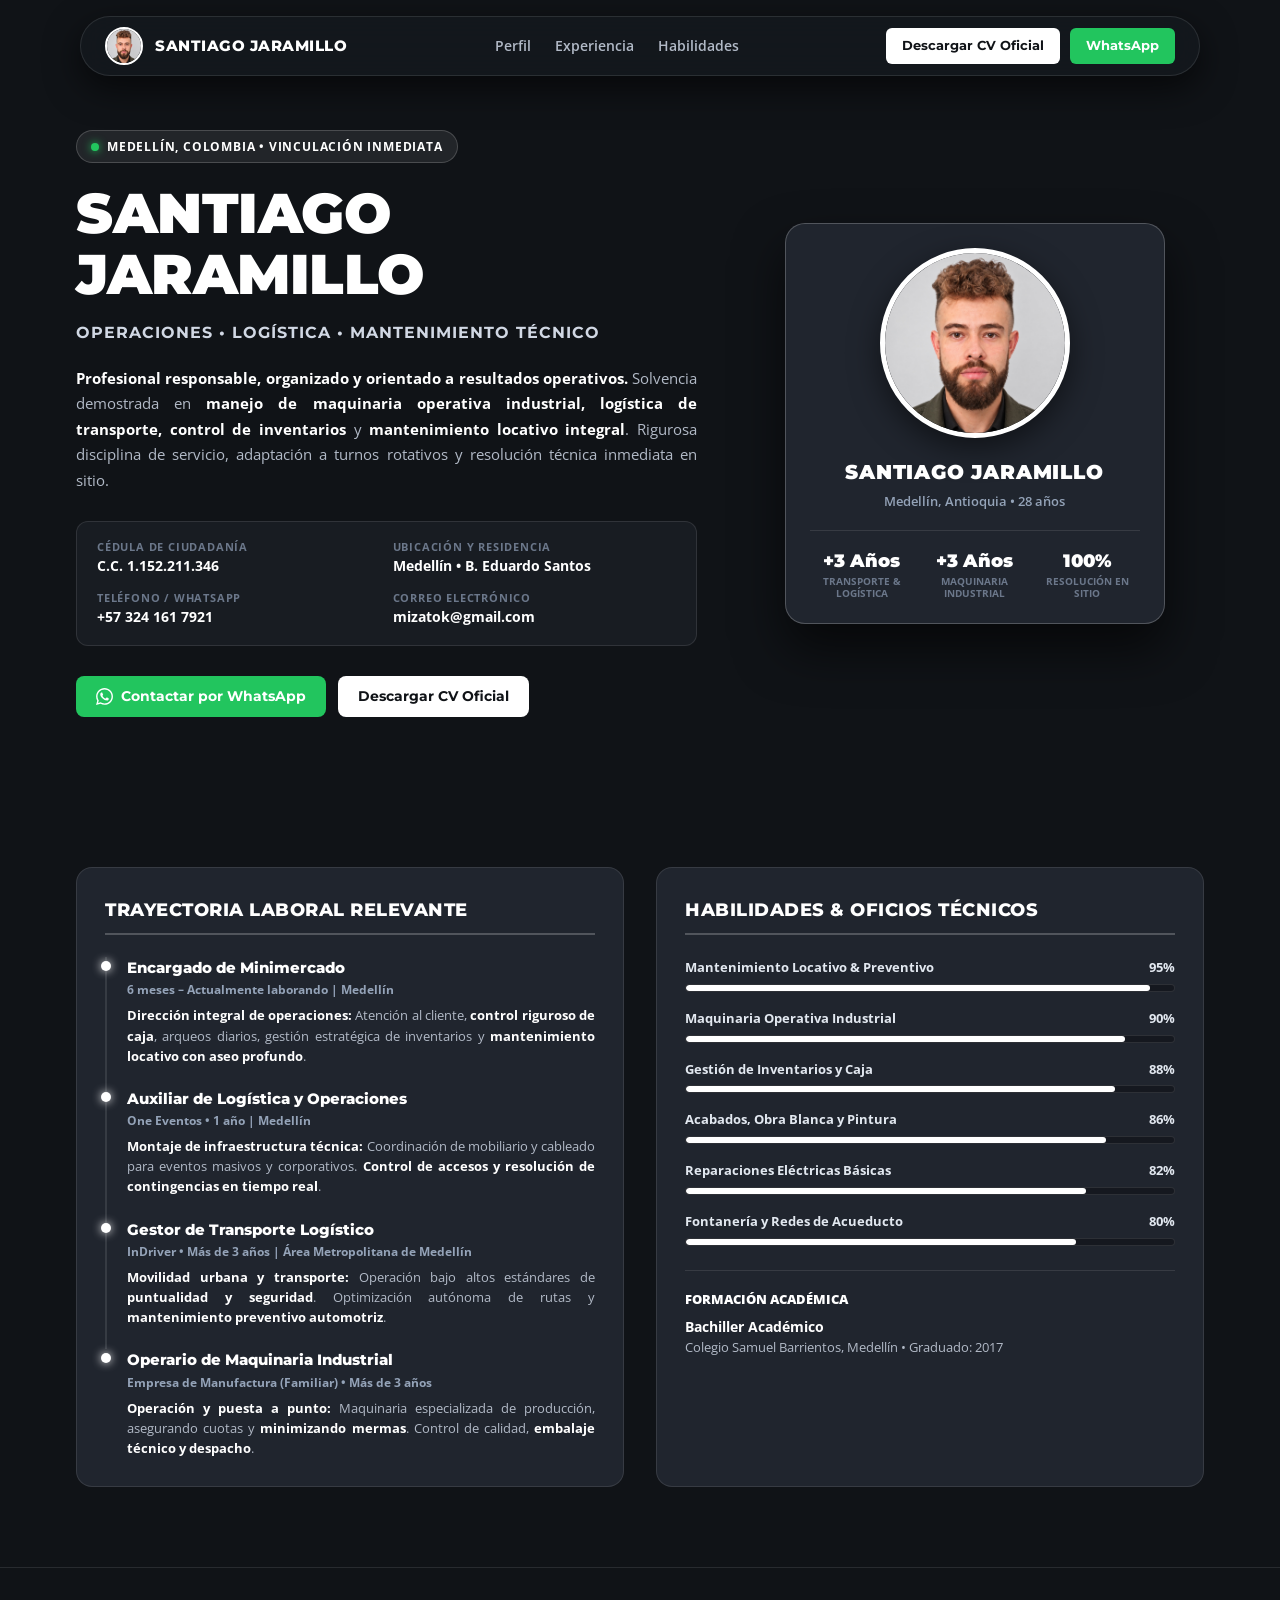
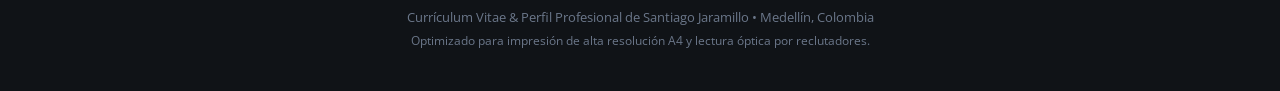
<file: index.html>
<!DOCTYPE html>
<html lang="es">
<head>
  <meta charset="UTF-8">
  <meta name="viewport" content="width=device-width, initial-scale=1.0">
  <title>Santiago Jaramillo | Operaciones • Logística • Mantenimiento Técnico</title>
  
  <!-- Metadatos de Búsqueda & Redes Sociales -->
  <meta name="description" content="Hoja de Vida y Perfil Profesional de Santiago Jaramillo. Experiencia comprobada en operaciones, maquinaria industrial, logística de transporte y mantenimiento locativo en Medellín, Colombia.">
  <meta name="author" content="Santiago Jaramillo">

  <!-- Favicon Oficial (Foto Oficial) -->
  <link rel="icon" type="image/jpeg" href="assets/santiago_v2.jpg">
  <link rel="apple-touch-icon" href="assets/santiago_v2.jpg">

  <!-- Open Graph / WhatsApp / Telegram / Redes Sociales -->
  <meta property="og:type" content="profile">
  <meta property="og:title" content="Santiago Jaramillo | Operaciones • Logística • Mantenimiento">
  <meta property="og:description" content="Perfil profesional en Medellín, Colombia. Experiencia comprobada en manejo de maquinaria industrial, logística, inventarios y mantenimiento locativo integral. C.C. 1.152.211.346.">
  <meta property="og:image" content="assets/santiago_v2.jpg">
  <meta property="og:image:secure_url" content="assets/santiago_v2.jpg">
  <meta property="og:image:type" content="image/jpeg">
  <meta property="og:image:width" content="800">
  <meta property="og:image:height" content="1050">
  <meta property="og:locale" content="es_CO">

  <!-- Twitter Cards -->
  <meta name="twitter:card" content="summary_large_image">
  <meta name="twitter:title" content="Santiago Jaramillo | Perfil Profesional Oficial">
  <meta name="twitter:description" content="Operaciones • Logística • Mantenimiento Técnico • Medellín, Colombia">
  <meta name="twitter:image" content="assets/santiago_v2.jpg">

  <!-- Tipografías de Alto Impacto -->
  <link rel="preconnect" href="https://fonts.googleapis.com">
  <link rel="preconnect" href="https://fonts.gstatic.com" crossorigin>
  <link href="https://fonts.googleapis.com/css2?family=Montserrat:wght@400;500;600;700;800;900&family=Open+Sans:wght@300;400;500;600;700&display=swap" rel="stylesheet">

  <style>
    :root {
      --rock-black: #101317;
      --rock-dark: #181c22;
      --rock-card: #20252e;
      --rock-elevated: #282f3a;
      --rock-border: rgba(255, 255, 255, 0.1);
      --rock-border-strong: rgba(255, 255, 255, 0.22);
      --text-white: #ffffff;
      --text-gray: #b2bac7;
      --text-muted: #6b778a;
      --accent-whatsapp: #22c55e;
      --accent-whatsapp-hover: #16a34a;
      --font-display: 'Montserrat', sans-serif;
      --font-body: 'Open Sans', sans-serif;
    }

    * {
      box-sizing: border-box;
      margin: 0;
      padding: 0;
    }

    html {
      scroll-behavior: smooth;
    }

    body {
      background-color: var(--rock-black);
      color: var(--text-white);
      font-family: var(--font-body);
      line-height: 1.6;
      -webkit-font-smoothing: antialiased;
      overflow-x: hidden;
    }

    /* Floating Navbar (Negro Rock) */
    .floating-nav {
      position: fixed;
      top: 16px;
      left: 50%;
      transform: translateX(-50%);
      width: min(92%, 1120px);
      background: rgba(20, 24, 30, 0.88);
      backdrop-filter: blur(20px);
      -webkit-backdrop-filter: blur(20px);
      border: 1px solid var(--rock-border);
      border-radius: 9999px;
      padding: 10px 24px;
      display: flex;
      align-items: center;
      justify-content: space-between;
      z-index: 1000;
      box-shadow: 0 12px 35px rgba(0, 0, 0, 0.6);
    }

    .nav-brand {
      display: flex;
      align-items: center;
      gap: 12px;
      text-decoration: none;
      color: var(--text-white);
    }

    .nav-avatar {
      width: 38px;
      height: 38px;
      border-radius: 50%;
      border: 2px solid #ffffff;
      object-fit: cover;
      object-position: center 10%;
    }

    .nav-name {
      font-family: var(--font-display);
      font-weight: 800;
      font-size: 15px;
      letter-spacing: 0.5px;
      text-transform: uppercase;
    }

    .nav-links {
      display: flex;
      align-items: center;
      gap: 24px;
      list-style: none;
    }

    .nav-link {
      color: var(--text-gray);
      text-decoration: none;
      font-size: 13.5px;
      font-weight: 600;
      transition: color 0.2s ease;
      cursor: pointer;
    }

    .nav-link:hover {
      color: #ffffff;
    }

    .nav-actions {
      display: flex;
      align-items: center;
      gap: 10px;
    }

    /* Buttons */
    .btn {
      display: inline-flex;
      align-items: center;
      justify-content: center;
      gap: 8px;
      padding: 10px 20px;
      border-radius: 8px;
      font-family: var(--font-display);
      font-size: 13.5px;
      font-weight: 700;
      text-decoration: none;
      cursor: pointer;
      border: none;
      transition: all 0.25s ease;
      white-space: nowrap;
    }

    .btn-sm {
      padding: 8px 16px;
      font-size: 12.5px;
      border-radius: 6px;
    }

    .btn-primary {
      background: #ffffff;
      color: #101317;
    }

    .btn-primary:hover {
      background: #e2e8f0;
      transform: translateY(-2px);
      box-shadow: 0 6px 20px rgba(255, 255, 255, 0.18);
    }

    .btn-whatsapp {
      background: var(--accent-whatsapp);
      color: #ffffff;
    }

    .btn-whatsapp:hover {
      background: var(--accent-whatsapp-hover);
      transform: translateY(-2px);
      box-shadow: 0 6px 20px rgba(34, 197, 94, 0.3);
    }

    .btn-rock {
      background: var(--rock-elevated);
      color: var(--text-white);
      border: 1px solid var(--rock-border);
    }

    .btn-rock:hover {
      background: #323a48;
      border-color: var(--rock-border-strong);
      transform: translateY(-2px);
    }

    .container {
      width: min(92%, 1160px);
      margin: 0 auto;
      padding: 0 16px;
    }

    /* Hero Section (Rock Aesthetic) */
    .hero-section {
      padding-top: 130px;
      padding-bottom: 70px;
      position: relative;
    }

    .hero-content {
      display: grid;
      grid-template-columns: 1.15fr 0.85fr;
      gap: 48px;
      align-items: center;
    }

    .hero-badge {
      display: inline-flex;
      align-items: center;
      gap: 8px;
      background: rgba(255, 255, 255, 0.08);
      border: 1px solid rgba(255, 255, 255, 0.18);
      color: #ffffff;
      padding: 6px 14px;
      border-radius: 9999px;
      font-size: 12px;
      font-weight: 700;
      text-transform: uppercase;
      letter-spacing: 0.8px;
      margin-bottom: 20px;
    }

    .hero-badge::before {
      content: "";
      width: 8px;
      height: 8px;
      background-color: #22c55e;
      border-radius: 50%;
      box-shadow: 0 0 8px #22c55e;
    }

    .hero-title {
      font-family: var(--font-display);
      font-size: clamp(34px, 4.4vw, 56px);
      font-weight: 900;
      line-height: 1.08;
      letter-spacing: -0.5px;
      margin-bottom: 16px;
      color: #ffffff;
      text-transform: uppercase;
    }

    .hero-subtitle {
      font-family: var(--font-display);
      font-size: 16px;
      font-weight: 700;
      color: #d1d8e4;
      margin-bottom: 20px;
      letter-spacing: 1px;
      text-transform: uppercase;
    }

    .hero-description {
      font-size: 15px;
      color: var(--text-gray);
      line-height: 1.7;
      margin-bottom: 28px;
      text-align: justify;
    }

    .hero-description strong {
      color: #ffffff;
    }

    /* Ficha Técnica Colombia */
    .hero-meta-grid {
      display: grid;
      grid-template-columns: repeat(2, 1fr);
      gap: 12px;
      margin-bottom: 30px;
      background: var(--rock-dark);
      border: 1px solid var(--rock-border);
      border-radius: 12px;
      padding: 16px 20px;
    }

    .hero-meta-item {
      display: flex;
      flex-direction: column;
    }

    .hero-meta-label {
      font-size: 11px;
      text-transform: uppercase;
      letter-spacing: 0.8px;
      color: var(--text-muted);
      font-weight: 700;
    }

    .hero-meta-val {
      font-size: 13.5px;
      color: #ffffff;
      font-weight: 700;
    }

    .hero-cta-group {
      display: flex;
      align-items: center;
      gap: 12px;
      flex-wrap: wrap;
    }

    /* Hero Visual Card */
    .hero-visual {
      display: flex;
      justify-content: center;
    }

    .profile-card-rock {
      position: relative;
      width: 100%;
      max-width: 380px;
      background: var(--rock-card);
      border: 1px solid var(--rock-border-strong);
      border-radius: 20px;
      padding: 24px;
      box-shadow: 0 25px 50px rgba(0, 0, 0, 0.6);
      text-align: center;
    }

    .profile-photo-wrap {
      width: 190px;
      height: 190px;
      margin: 0 auto 18px;
      border-radius: 50%;
      border: 5px solid #ffffff;
      box-shadow: 0 10px 30px rgba(0, 0, 0, 0.5);
      overflow: hidden;
      background: #101317;
    }

    .profile-photo-wrap img {
      width: 100%;
      height: 100%;
      object-fit: cover;
      object-position: center 10%;
    }

    .profile-card-name {
      font-family: var(--font-display);
      font-size: 20px;
      font-weight: 900;
      text-transform: uppercase;
      letter-spacing: 0.8px;
      color: #ffffff;
      margin-bottom: 4px;
    }

    .profile-card-role {
      font-size: 12.5px;
      color: #94a3b8;
      margin-bottom: 18px;
      font-weight: 600;
    }

    .profile-stats-row {
      display: grid;
      grid-template-columns: repeat(3, 1fr);
      gap: 8px;
      border-top: 1px solid var(--rock-border);
      padding-top: 16px;
    }

    .stat-box {
      display: flex;
      flex-direction: column;
    }

    .stat-number {
      font-family: var(--font-display);
      font-size: 18px;
      font-weight: 900;
      color: #ffffff;
    }

    .stat-label {
      font-size: 10px;
      color: var(--text-muted);
      line-height: 1.2;
      font-weight: 700;
      text-transform: uppercase;
    }

    /* Section CV Viewer (Negro Rock) */
    .section-cv-view {
      padding: 60px 0 80px;
      background: #0b0d10;
      border-top: 1px solid var(--rock-border);
      border-bottom: 1px solid var(--rock-border);
    }

    .section-header {
      text-align: center;
      max-width: 720px;
      margin: 0 auto 30px;
    }

    .section-badge {
      display: inline-block;
      font-size: 11px;
      font-weight: 800;
      text-transform: uppercase;
      letter-spacing: 1.2px;
      color: #ffffff;
      background: var(--rock-elevated);
      border: 1px solid var(--rock-border-strong);
      padding: 4px 14px;
      border-radius: 9999px;
      margin-bottom: 12px;
    }

    .section-heading {
      font-family: var(--font-display);
      font-size: clamp(26px, 3.2vw, 38px);
      font-weight: 900;
      color: #ffffff;
      margin-bottom: 12px;
      text-transform: uppercase;
    }

    .section-subtext {
      color: var(--text-gray);
      font-size: 14.5px;
    }

    .cv-toolbar {
      display: flex;
      align-items: center;
      justify-content: center;
      gap: 12px;
      margin-bottom: 24px;
      flex-wrap: wrap;
    }

    .cv-frame-box {
      width: 100%;
      max-width: 880px;
      margin: 0 auto;
      background: #ffffff;
      border-radius: 12px;
      box-shadow: 0 30px 70px rgba(0, 0, 0, 0.8);
      overflow: hidden;
      border: 2px solid var(--rock-border-strong);
    }

    .cv-frame-box iframe {
      width: 100%;
      height: 1180px;
      border: none;
      display: block;
    }

    /* Experience Details Section */
    .details-section {
      padding: 80px 0;
    }

    .grid-2col {
      display: grid;
      grid-template-columns: 1fr 1fr;
      gap: 32px;
    }

    .card-rock {
      background: var(--rock-card);
      border: 1px solid var(--rock-border);
      border-radius: 16px;
      padding: 28px;
    }

    .card-title {
      font-family: var(--font-display);
      font-size: 18px;
      font-weight: 800;
      color: #ffffff;
      text-transform: uppercase;
      letter-spacing: 0.5px;
      margin-bottom: 22px;
      border-bottom: 2px solid var(--rock-border-strong);
      padding-bottom: 8px;
    }

    .timeline-item {
      position: relative;
      padding-left: 20px;
      padding-bottom: 22px;
      border-left: 2px solid var(--rock-border);
    }

    .timeline-item:last-child {
      padding-bottom: 0;
      border-left-color: transparent;
    }

    .timeline-dot {
      position: absolute;
      left: -6px;
      top: 4px;
      width: 10px;
      height: 10px;
      border-radius: 50%;
      background: #ffffff;
      box-shadow: 0 0 10px #ffffff;
    }

    .timeline-role {
      font-family: var(--font-display);
      font-weight: 800;
      font-size: 14.5px;
      color: #ffffff;
    }

    .timeline-meta {
      font-size: 12px;
      color: #94a3b8;
      font-weight: 700;
      margin-bottom: 6px;
    }

    .timeline-desc {
      font-size: 13px;
      color: var(--text-gray);
      line-height: 1.55;
      text-align: justify;
    }

    .timeline-desc strong {
      color: #ffffff;
    }

    /* Skills Progress */
    .skill-track {
      margin-bottom: 16px;
    }

    .skill-track-info {
      display: flex;
      justify-content: space-between;
      font-size: 13px;
      font-weight: 700;
      margin-bottom: 6px;
      color: #e2e8f0;
    }

    .skill-track-bar {
      height: 8px;
      background: #15181f;
      border-radius: 4px;
      overflow: hidden;
      border: 1px solid var(--rock-border);
    }

    .skill-track-fill {
      height: 100%;
      background: #ffffff;
      border-radius: 4px;
    }

    /* Motivation Letter */
    .letter-card {
      background: var(--rock-dark);
      border: 1px solid var(--rock-border-strong);
      border-radius: 16px;
      padding: 34px;
      margin-top: 40px;
    }

    .letter-body {
      font-size: 14px;
      line-height: 1.75;
      color: #cbd5e1;
      white-space: pre-line;
      margin: 20px 0;
      text-align: justify;
    }

    /* Footer */
    .footer {
      padding: 40px 0;
      border-top: 1px solid var(--rock-border);
      text-align: center;
      font-size: 12.5px;
      color: var(--text-muted);
    }

    @media (max-width: 900px) {
      .hero-content {
        grid-template-columns: 1fr;
        text-align: center;
      }
      .hero-description {
        text-align: left;
      }
      .hero-cta-group {
        justify-content: center;
      }
      .grid-2col {
        grid-template-columns: 1fr;
      }
      .nav-links {
        display: none;
      }
    }
  </style>
</head>
<body>

  <!-- Barra Flotante de Navegación -->
  <header class="floating-nav">
    <a href="#" class="nav-brand">
      <img src="assets/santiago_v2.jpg" alt="Santiago Jaramillo" class="nav-avatar">
      <span class="nav-name">Santiago Jaramillo</span>
    </a>

    <nav>
      <ul class="nav-links">
        <li><a href="#perfil" class="nav-link">Perfil</a></li>
        <li><a href="#experiencia" class="nav-link">Experiencia</a></li>
        <li><a href="#habilidades" class="nav-link">Habilidades</a></li>
      </ul>
    </nav>

    <div class="nav-actions">
      <a href="curriculum_v2_santiago.pdf" target="_blank" class="btn btn-sm btn-primary">
        Descargar CV Oficial
      </a>
      <a href="https://wa.me/573241617921?text=Hola%20Santiago,%20vi%20tu%20perfil%20profesional%20y%20me%20gustaria%20contactarte." target="_blank" class="btn btn-sm btn-whatsapp">
        WhatsApp
      </a>
    </div>
  </header>

  <!-- Hero Section (Negro Rock) -->
  <section class="hero-section" id="perfil">
    <div class="container hero-content">
      <div class="hero-info">
        <div class="hero-badge">
          Medellín, Colombia • Vinculación Inmediata
        </div>
        <h1 class="hero-title">
          Santiago Jaramillo
        </h1>
        <div class="hero-subtitle">
          Operaciones • Logística • Mantenimiento Técnico
        </div>
        <p class="hero-description">
          <strong>Profesional responsable, organizado y orientado a resultados operativos.</strong> Solvencia demostrada en <strong>manejo de maquinaria operativa industrial, logística de transporte, control de inventarios</strong> y <strong>mantenimiento locativo integral</strong>. Rigurosa disciplina de servicio, adaptación a turnos rotativos y resolución técnica inmediata en sitio.
        </p>

        <!-- Ficha Técnica de Colombia -->
        <div class="hero-meta-grid">
          <div class="hero-meta-item">
            <span class="hero-meta-label">Cédula de Ciudadanía</span>
            <span class="hero-meta-val">C.C. 1.152.211.346</span>
          </div>
          <div class="hero-meta-item">
            <span class="hero-meta-label">Ubicación y Residencia</span>
            <span class="hero-meta-val">Medellín • B. Eduardo Santos</span>
          </div>
          <div class="hero-meta-item">
            <span class="hero-meta-label">Teléfono / WhatsApp</span>
            <span class="hero-meta-val">+57 324 161 7921</span>
          </div>
          <div class="hero-meta-item">
            <span class="hero-meta-label">Correo Electrónico</span>
            <span class="hero-meta-val">mizatok@gmail.com</span>
          </div>
        </div>

        <div class="hero-cta-group">
          <a href="https://wa.me/573241617921?text=Hola%20Santiago,%20vi%20tu%20curriculum%20y%20me%20gustaria%20conversar%20sobre%20una%20vacante." target="_blank" class="btn btn-whatsapp">
            <svg width="17" height="17" fill="currentColor" viewBox="0 0 24 24"><path d="M.057 24l1.687-6.163c-1.041-1.804-1.588-3.849-1.587-5.946.003-6.556 5.338-11.891 11.893-11.891 3.181.001 6.167 1.24 8.413 3.488 2.245 2.248 3.481 5.236 3.48 8.414-.003 6.557-5.338 11.892-11.893 11.892-1.99-.001-3.951-.5-5.688-1.448l-6.305 1.654zm6.597-3.807c1.676.995 3.276 1.591 5.392 1.592 5.448 0 9.886-4.434 9.889-9.885.002-5.462-4.415-9.89-9.881-9.892-5.452 0-9.887 4.434-9.889 9.884-.001 2.225.651 3.891 1.746 5.634l-.999 3.648 3.742-.981zm11.387-5.464c-.074-.124-.272-.198-.57-.347-.297-.149-1.758-.868-2.031-.967-.272-.099-.47-.149-.669.149-.198.297-.768.967-.941 1.165-.173.198-.347.223-.644.074-.297-.149-1.255-.462-2.39-1.475-.883-.788-1.48-1.761-1.653-2.059-.173-.297-.018-.458.13-.606.134-.133.297-.347.446-.521.151-.172.2-.296.3-.495.099-.198.05-.372-.025-.521-.075-.148-.669-1.611-.916-2.206-.242-.579-.487-.501-.669-.51l-.57-.01c-.198 0-.52.074-.792.372s-1.04 1.016-1.04 2.479 1.065 2.876 1.213 3.074c.149.198 2.095 3.2 5.076 4.487.709.306 1.263.489 1.694.626.712.226 1.36.194 1.872.118.571-.085 1.758-.719 2.006-1.413.248-.695.248-1.29.173-1.414z"/></svg>
            Contactar por WhatsApp
          </a>
          <a href="curriculum_v2_santiago.pdf" target="_blank" class="btn btn-primary">
            Descargar CV Oficial
          </a>
        </div>
      </div>

      <!-- Tarjeta Visual (Negro Rock) -->
      <div class="hero-visual">
        <div class="profile-card-rock">
          <div class="profile-photo-wrap">
            <img src="assets/santiago_v2.jpg" alt="Foto Santiago Jaramillo">
          </div>
          <h2 class="profile-card-name">Santiago Jaramillo</h2>
          <p class="profile-card-role">Medellín, Antioquia • 28 años</p>

          <div class="profile-stats-row">
            <div class="stat-box">
              <span class="stat-number">+3 Años</span>
              <span class="stat-label">Transporte & Logística</span>
            </div>
            <div class="stat-box">
              <span class="stat-number">+3 Años</span>
              <span class="stat-label">Maquinaria Industrial</span>
            </div>
            <div class="stat-box">
              <span class="stat-number">100%</span>
              <span class="stat-label">Resolución en Sitio</span>
            </div>
          </div>
        </div>
      </div>
    </div>
  </section>



  <!-- Trayectoria y Competencias Relevantes para Reclutadores -->
  <section class="details-section" id="experiencia">
    <div class="container">
      <div class="grid-2col">
        
        <!-- Experiencia Laboral -->
        <div class="card-rock">
          <h3 class="card-title">Trayectoria Laboral Relevante</h3>

          <div class="timeline-item">
            <div class="timeline-dot"></div>
            <div class="timeline-role">Encargado de Minimercado</div>
            <div class="timeline-meta">6 meses – Actualmente laborando | Medellín</div>
            <p class="timeline-desc">
              <strong>Dirección integral de operaciones:</strong> Atención al cliente, <strong>control riguroso de caja</strong>, arqueos diarios, gestión estratégica de inventarios y <strong>mantenimiento locativo con aseo profundo</strong>.
            </p>
          </div>

          <div class="timeline-item">
            <div class="timeline-dot"></div>
            <div class="timeline-role">Auxiliar de Logística y Operaciones</div>
            <div class="timeline-meta">One Eventos • 1 año | Medellín</div>
            <p class="timeline-desc">
              <strong>Montaje de infraestructura técnica:</strong> Coordinación de mobiliario y cableado para eventos masivos y corporativos. <strong>Control de accesos y resolución de contingencias en tiempo real</strong>.
            </p>
          </div>

          <div class="timeline-item">
            <div class="timeline-dot"></div>
            <div class="timeline-role">Gestor de Transporte Logístico</div>
            <div class="timeline-meta">InDriver • Más de 3 años | Área Metropolitana de Medellín</div>
            <p class="timeline-desc">
              <strong>Movilidad urbana y transporte:</strong> Operación bajo altos estándares de <strong>puntualidad y seguridad</strong>. Optimización autónoma de rutas y <strong>mantenimiento preventivo automotriz</strong>.
            </p>
          </div>

          <div class="timeline-item">
            <div class="timeline-dot"></div>
            <div class="timeline-role">Operario de Maquinaria Industrial</div>
            <div class="timeline-meta">Empresa de Manufactura (Familiar) • Más de 3 años</div>
            <p class="timeline-desc">
              <strong>Operación y puesta a punto:</strong> Maquinaria especializada de producción, asegurando cuotas y <strong>minimizando mermas</strong>. Control de calidad, <strong>embalaje técnico y despacho</strong>.
            </p>
          </div>
        </div>

        <!-- Habilidades Técnicas & Oficios -->
        <div class="card-rock" id="habilidades">
          <h3 class="card-title">Habilidades & Oficios Técnicos</h3>

          <div class="skill-track">
            <div class="skill-track-info">
              <span>Mantenimiento Locativo & Preventivo</span>
              <span>95%</span>
            </div>
            <div class="skill-track-bar">
              <div class="skill-track-fill" style="width: 95%;"></div>
            </div>
          </div>

          <div class="skill-track">
            <div class="skill-track-info">
              <span>Maquinaria Operativa Industrial</span>
              <span>90%</span>
            </div>
            <div class="skill-track-bar">
              <div class="skill-track-fill" style="width: 90%;"></div>
            </div>
          </div>

          <div class="skill-track">
            <div class="skill-track-info">
              <span>Gestión de Inventarios y Caja</span>
              <span>88%</span>
            </div>
            <div class="skill-track-bar">
              <div class="skill-track-fill" style="width: 88%;"></div>
            </div>
          </div>

          <div class="skill-track">
            <div class="skill-track-info">
              <span>Acabados, Obra Blanca y Pintura</span>
              <span>86%</span>
            </div>
            <div class="skill-track-bar">
              <div class="skill-track-fill" style="width: 86%;"></div>
            </div>
          </div>

          <div class="skill-track">
            <div class="skill-track-info">
              <span>Reparaciones Eléctricas Básicas</span>
              <span>82%</span>
            </div>
            <div class="skill-track-bar">
              <div class="skill-track-fill" style="width: 82%;"></div>
            </div>
          </div>

          <div class="skill-track">
            <div class="skill-track-info">
              <span>Fontanería y Redes de Acueducto</span>
              <span>80%</span>
            </div>
            <div class="skill-track-bar">
              <div class="skill-track-fill" style="width: 80%;"></div>
            </div>
          </div>

          <div style="margin-top: 24px; padding-top: 18px; border-top: 1px solid var(--rock-border);">
            <div style="font-weight: 800; color: #ffffff; text-transform: uppercase; font-size: 13px; margin-bottom: 6px;">Formación Académica</div>
            <div style="font-size: 14px; color: #ffffff; font-weight: 700;">Bachiller Académico</div>
            <div style="font-size: 12.5px; color: var(--text-gray);">Colegio Samuel Barrientos, Medellín • Graduado: 2017</div>
          </div>
        </div>

      </div>



    </div>
  </section>

  <!-- Footer -->
  <footer class="footer">
    <div class="container">
      <p>Currículum Vitae & Perfil Profesional de Santiago Jaramillo • Medellín, Colombia</p>
      <p style="margin-top: 4px; font-size: 11.5px;">Optimizado para impresión de alta resolución A4 y lectura óptica por reclutadores.</p>
    </div>
  </footer>

</body>
</html>
</file>
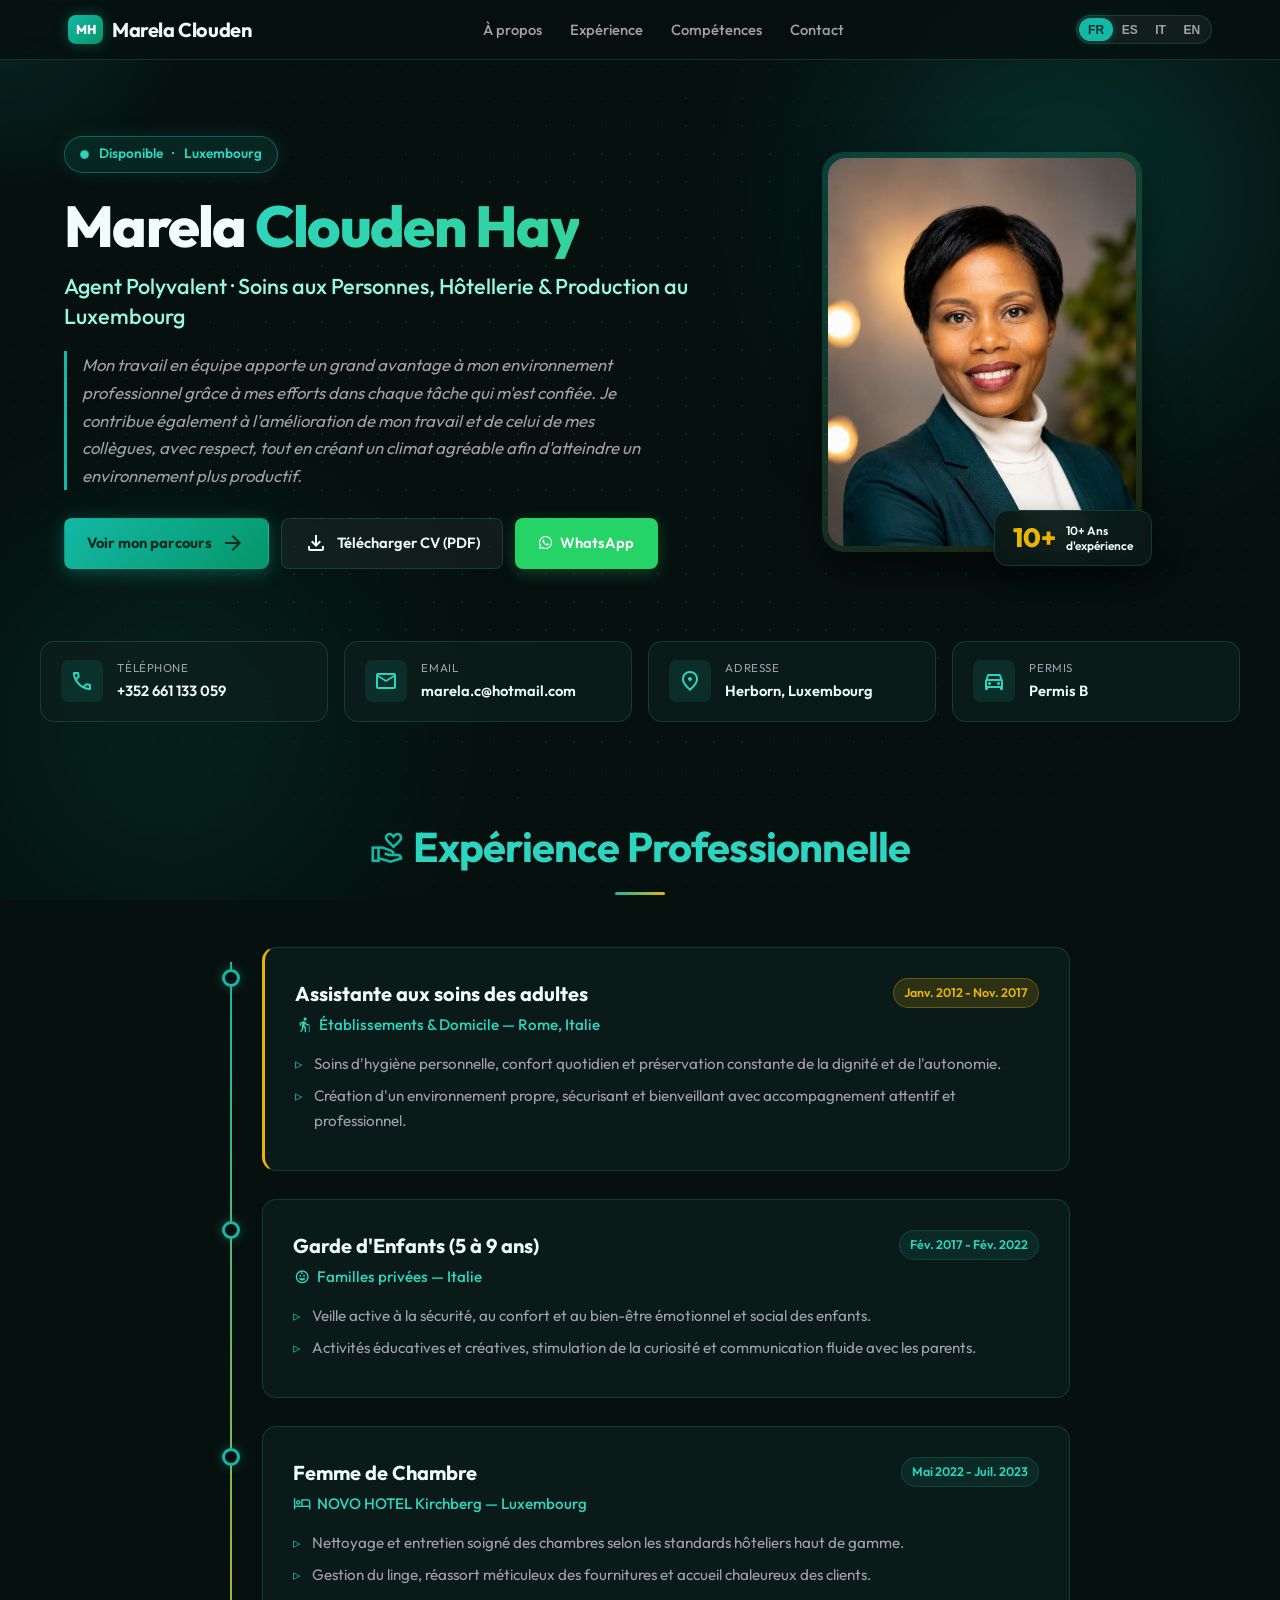
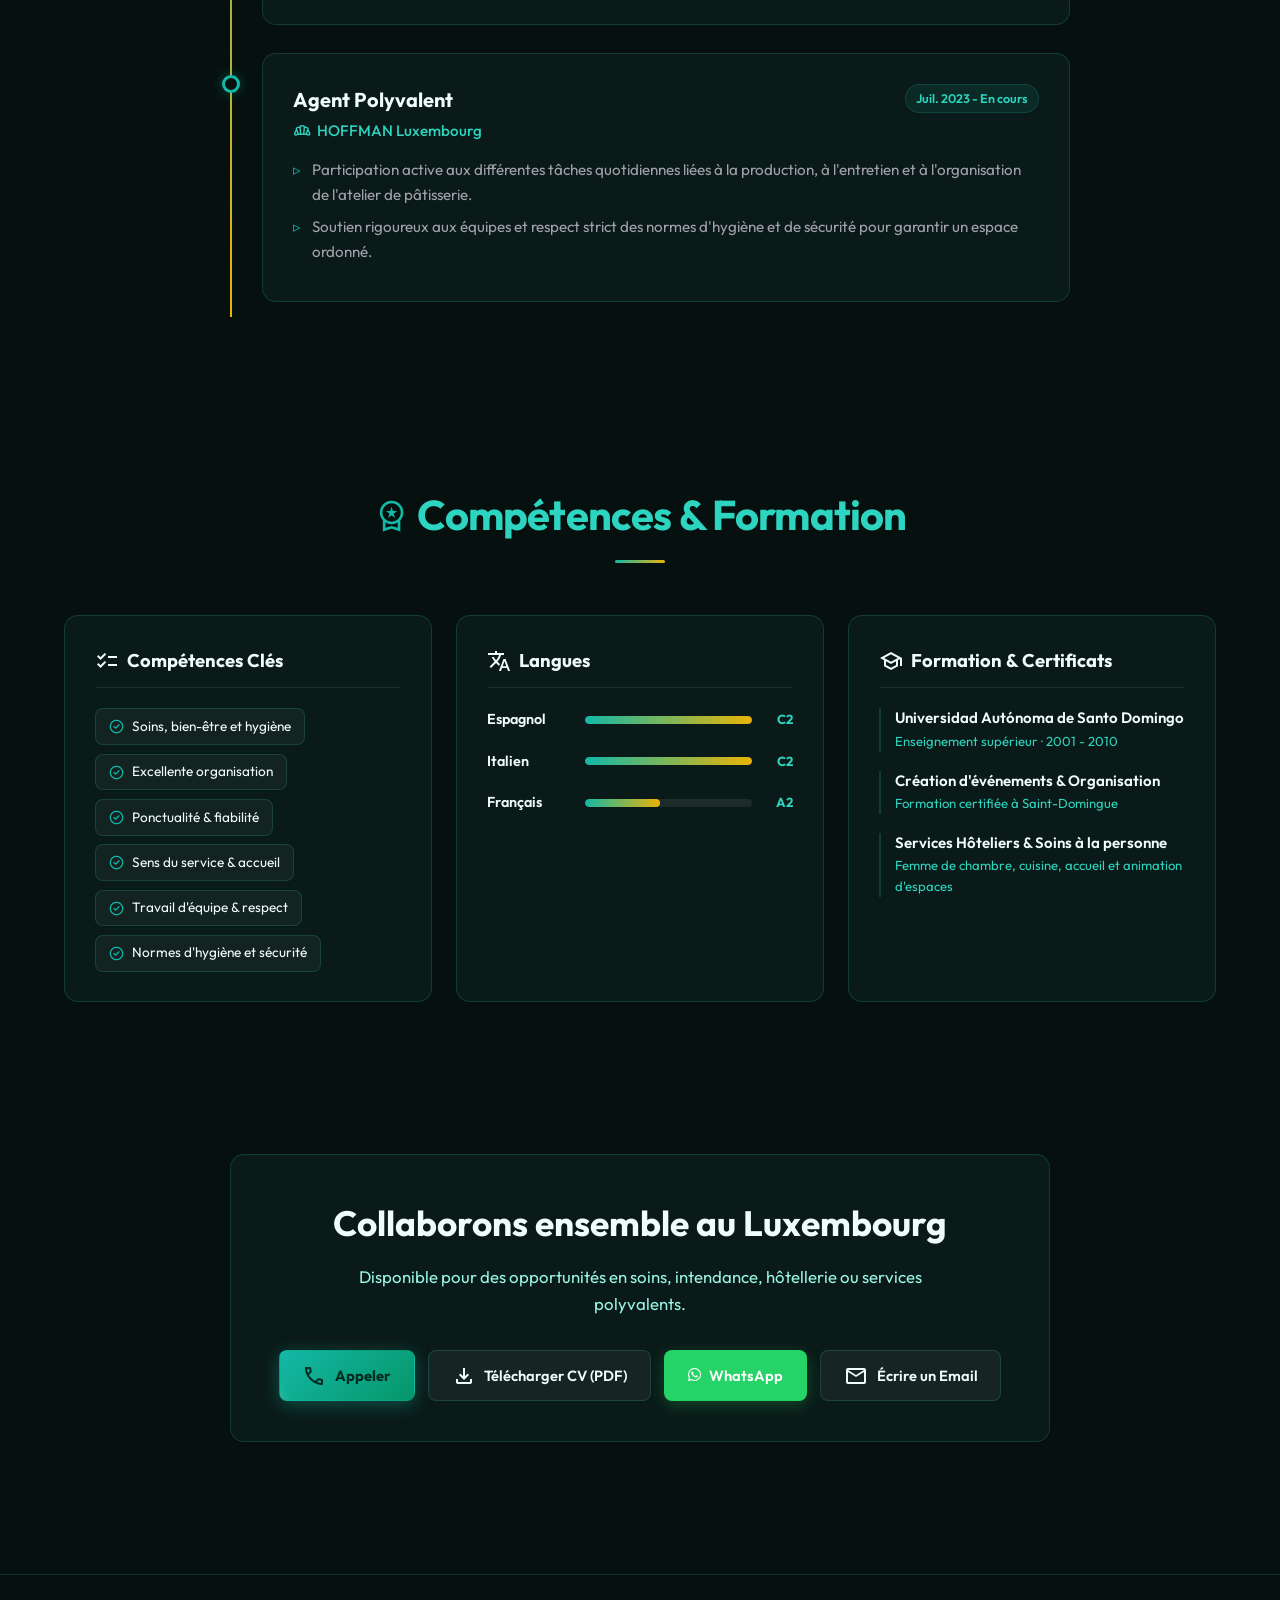
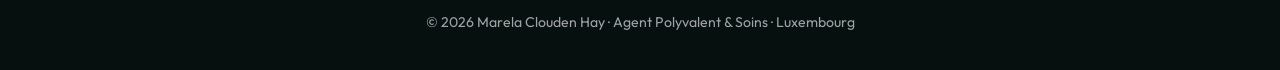
<file: marela/index.html>
<!DOCTYPE html>
<html lang="fr">
<head>
    <meta charset="UTF-8">
    <meta name="viewport" content="width=device-width, initial-scale=1.0, viewport-fit=cover">
    <title>Marela Clouden Hay - Agent Polyvalent & Soins Luxembourg</title>
    <meta name="description" content="Profil professionnel de Marela Clouden Hay : Soins aux adultes et personnes dépendantes, intendance, hôtellerie et production au Luxembourg.">
    
    <!-- Open Graph / WhatsApp / Email Preview -->
    <meta property="og:title" content="Marela Clouden Hay — Profil Professionnel Luxembourg">
    <meta property="og:description" content="Invitation : Découvrez mon profil professionnel complet, mes compétences en soins et intendance, et mes références au Luxembourg.">
    <meta property="og:image" content="./thumbnail.jpg">
    <meta property="og:image:type" content="image/jpeg">
    <meta property="og:image:width" content="1200">
    <meta property="og:image:height" content="630">
    <meta property="og:type" content="website">

    <!-- Twitter Card -->
    <meta name="twitter:card" content="summary_large_image">
    <meta name="twitter:title" content="Marela Clouden Hay — Profil Professionnel Luxembourg">
    <meta name="twitter:description" content="Découvrez le parcours professionnel complet de Marela à Luxembourg.">
    <meta name="twitter:image" content="./thumbnail.jpg">
    
    <link rel="preconnect" href="https://fonts.googleapis.com">
    <link rel="preconnect" href="https://fonts.gstatic.com" crossorigin>
    <link href="https://fonts.googleapis.com/css2?family=Outfit:wght@300;400;500;600;700;800&display=swap" rel="stylesheet">
    <link rel="stylesheet" href="https://fonts.googleapis.com/css2?family=Material+Symbols+Outlined:opsz,wght,FILL,GRAD@20..48,100..700,0..1,-50..200" />
    <link rel="stylesheet" href="https://cdnjs.cloudflare.com/ajax/libs/font-awesome/6.4.0/css/all.min.css">
    <link rel="stylesheet" href="styles.css">
</head>
<body>
    <!-- 21st.dev Dynamic Cursor Glow & Animated Elements -->
    <div id="cursor-glow"></div>
    <div class="background-elements">
        <div class="blob blob-1"></div>
        <div class="blob blob-2"></div>
        <div class="grid-overlay"></div>
    </div>

    <!-- Navigation Bar -->
    <nav class="navbar">
        <div class="nav-content">
            <a href="#" class="logo">
                <span class="logo-badge">MH</span>
                <span>Marela Clouden</span>
            </a>
            <ul class="nav-links">
                <li><a href="#about" data-i18n="nav_about">À propos</a></li>
                <li><a href="#experience" data-i18n="nav_exp">Expérience</a></li>
                <li><a href="#skills" data-i18n="nav_skills">Compétences</a></li>
                <li><a href="#contact" data-i18n="nav_contact">Contact</a></li>
            </ul>
            <div class="lang-switcher">
                <button class="lang-btn active" data-lang="fr">FR</button>
                <button class="lang-btn" data-lang="es">ES</button>
                <button class="lang-btn" data-lang="it">IT</button>
                <button class="lang-btn" data-lang="en">EN</button>
            </div>
        </div>
    </nav>

    <main>
        <!-- Hero Section -->
        <section id="hero" class="hero section">
            <div class="hero-container">
                <div class="hero-content fade-in-left">
                    <!-- 21st.dev Live Pulse Radar Badge -->
                    <div class="live-badge">
                        <span class="live-indicator">
                            <span class="live-ping"></span>
                            <span class="live-dot"></span>
                        </span>
                        <span data-i18n="hero_avail">Disponible</span> · <span data-i18n="hero_location">Luxembourg</span>
                    </div>

                    <h1>Marela <span>Clouden Hay</span></h1>
                    <h2 data-i18n="hero_title">Agent Polyvalent · Soins aux Personnes, Hôtellerie & Production au Luxembourg</h2>
                    <p class="hero-desc" data-i18n="hero_desc">
                        Mon travail en équipe apporte un grand avantage à mon environnement professionnel grâce à mes efforts dans chaque tâche qui m'est confiée. Je contribue également à l'amélioration de mon travail et de celui de mes collègues, avec respect, tout en créant un climat agréable afin d'atteindre un environnement plus productif.
                    </p>
                    
                    <div class="hero-actions">
                        <a href="#experience" class="btn btn-primary">
                            <span data-i18n="btn_exp">Voir mon parcours</span>
                            <span class="material-symbols-outlined">arrow_forward</span>
                        </a>
                        <a href="CV_Marela_Clouden_Hay.pdf" class="btn btn-outline" target="_blank" download data-i18n="btn_download">
                            <span class="material-symbols-outlined">download</span> Télécharger CV (PDF)
                        </a>
                        <a href="https://wa.me/352661133059" class="btn btn-secondary" target="_blank" rel="noopener">
                            <i class="fa-brands fa-whatsapp"></i> WhatsApp
                        </a>
                    </div>
                </div>

                <div class="hero-image-container fade-in-right">
                    <div class="image-wrapper tilt-card">
                        <img src="./portrait.jpg" alt="Marela Clouden Hay" class="profile-img">
                        <div class="experience-badge">
                            <span class="number">10+</span>
                            <span class="text" data-i18n="hero_years">Ans<br>d'expérience</span>
                        </div>
                    </div>
                </div>
            </div>
        </section>

        <!-- Quick Info & Contact Bar -->
        <section id="about" class="contact-bar section fade-in-up">
            <div class="contact-grid">
                <div class="contact-item">
                    <div class="icon-box"><span class="material-symbols-outlined">call</span></div>
                    <div class="contact-details">
                        <span class="label" data-i18n="contact_phone">Téléphone</span>
                        <a href="tel:+352661133059" class="value" style="text-decoration:none; color:inherit;">+352 661 133 059</a>
                    </div>
                </div>
                <div class="contact-item">
                    <div class="icon-box"><span class="material-symbols-outlined">mail</span></div>
                    <div class="contact-details">
                        <span class="label">Email</span>
                        <a href="mailto:marela.c@hotmail.com" class="value" style="text-decoration:none; color:inherit;">marela.c@hotmail.com</a>
                    </div>
                </div>
                <div class="contact-item">
                    <div class="icon-box"><span class="material-symbols-outlined">location_on</span></div>
                    <div class="contact-details">
                        <span class="label" data-i18n="contact_address">Adresse</span>
                        <span class="value" data-i18n="contact_address_val">Herborn, Luxembourg</span>
                    </div>
                </div>
                <div class="contact-item">
                    <div class="icon-box"><span class="material-symbols-outlined">directions_car</span></div>
                    <div class="contact-details">
                        <span class="label" data-i18n="contact_license">Permis</span>
                        <span class="value" data-i18n="contact_license_val">Permis B</span>
                    </div>
                </div>
            </div>
        </section>

        <!-- Experience Timeline (REVERSED CHRONOLOGY - GIVING MAXIMUM VALUE TO ADULT CARE) -->
        <section id="experience" class="experience section">
            <div class="section-header fade-in-up">
                <h2>
                    <span class="material-symbols-outlined" style="font-size:2.2rem; color:var(--primary);">volunteer_activism</span>
                    <span data-i18n="exp_section_title">Expérience <span>Professionnelle</span></span>
                </h2>
                <div class="divider"></div>
            </div>
            
            <div class="timeline" id="experience-timeline">
                <div class="timeline-progress"></div>
                
                <!-- Job 1: Assistante aux soins des adultes (TOP HIGHLIGHT) -->
                <div class="timeline-item fade-in-up">
                    <div class="timeline-dot"></div>
                    <div class="timeline-content glass-card interactive-card" style="border-left: 3px solid var(--accent);">
                        <div class="timeline-header">
                            <div class="job-info">
                                <h3 data-i18n="job1_title">Assistante aux soins des adultes</h3>
                                <h4>
                                    <span class="material-symbols-outlined" style="font-size:1.15rem;">elderly</span>
                                    <span data-i18n="job1_company">Établissements & Domicile — Rome, Italie</span>
                                </h4>
                            </div>
                            <span class="date-badge" data-i18n="job1_date" style="background: rgba(234, 179, 8, 0.15); border-color: rgba(234, 179, 8, 0.3); color: var(--accent);">Janv. 2012 - Nov. 2017</span>
                        </div>
                        <ul class="job-description">
                            <li data-i18n="job1_desc1">Soins d'hygiène personnelle, confort quotidien et préservation constante de la dignité et de l'autonomie.</li>
                            <li data-i18n="job1_desc2">Création d'un environnement propre, sécurisant et bienveillant avec accompagnement attentif et professionnel.</li>
                        </ul>
                    </div>
                </div>

                <!-- Job 2: Garde d'Enfants -->
                <div class="timeline-item fade-in-up">
                    <div class="timeline-dot"></div>
                    <div class="timeline-content glass-card interactive-card">
                        <div class="timeline-header">
                            <div class="job-info">
                                <h3 data-i18n="job2_title">Garde d'Enfants (5 à 9 ans)</h3>
                                <h4>
                                    <span class="material-symbols-outlined" style="font-size:1.15rem;">child_care</span>
                                    <span data-i18n="job2_company">Familles privées — Italie</span>
                                </h4>
                            </div>
                            <span class="date-badge" data-i18n="job2_date">Fév. 2017 - Fév. 2022</span>
                        </div>
                        <ul class="job-description">
                            <li data-i18n="job2_desc1">Veille active à la sécurité, au confort et au bien-être émotionnel et social des enfants.</li>
                            <li data-i18n="job2_desc2">Activités éducatives et créatives, stimulation de la curiosité et communication fluide avec les parents.</li>
                        </ul>
                    </div>
                </div>

                <!-- Job 3: Femme de Chambre -->
                <div class="timeline-item fade-in-up">
                    <div class="timeline-dot"></div>
                    <div class="timeline-content glass-card interactive-card">
                        <div class="timeline-header">
                            <div class="job-info">
                                <h3 data-i18n="job3_title">Femme de Chambre</h3>
                                <h4>
                                    <span class="material-symbols-outlined" style="font-size:1.15rem;">hotel</span>
                                    <span data-i18n="job3_company">NOVO HOTEL Kirchberg — Luxembourg</span>
                                </h4>
                            </div>
                            <span class="date-badge" data-i18n="job3_date">Mai 2022 - Juil. 2023</span>
                        </div>
                        <ul class="job-description">
                            <li data-i18n="job3_desc1">Nettoyage et entretien soigné des chambres selon les standards hôteliers haut de gamme.</li>
                            <li data-i18n="job3_desc2">Gestion du linge, réassort méticuleux des fournitures et accueil chaleureux des clients.</li>
                        </ul>
                    </div>
                </div>

                <!-- Job 4: Agent Polyvalent -->
                <div class="timeline-item fade-in-up">
                    <div class="timeline-dot"></div>
                    <div class="timeline-content glass-card interactive-card">
                        <div class="timeline-header">
                            <div class="job-info">
                                <h3 data-i18n="job4_title">Agent Polyvalent</h3>
                                <h4>
                                    <span class="material-symbols-outlined" style="font-size:1.15rem;">bakery_dining</span>
                                    <span data-i18n="job4_company">HOFFMAN Luxembourg</span>
                                </h4>
                            </div>
                            <span class="date-badge" data-i18n="job4_date">Juil. 2023 - En cours</span>
                        </div>
                        <ul class="job-description">
                            <li data-i18n="job4_desc1">Participation active aux différentes tâches quotidiennes liées à la production, à l'entretien et à l'organisation de l'atelier de pâtisserie.</li>
                            <li data-i18n="job4_desc2">Soutien rigoureux aux équipes et respect strict des normes d'hygiène et de sécurité pour garantir un espace ordonné.</li>
                        </ul>
                    </div>
                </div>
            </div>
        </section>

        <!-- Skills & Education Section -->
        <section id="skills" class="skills section">
            <div class="section-header fade-in-up">
                <h2>
                    <span class="material-symbols-outlined" style="font-size:2.2rem; color:var(--primary);">workspace_premium</span>
                    <span data-i18n="skills_section_title">Compétences & <span>Formation</span></span>
                </h2>
                <div class="divider"></div>
            </div>

            <div class="skills-grid">
                <!-- Key Skills -->
                <div class="skills-column fade-in-up">
                    <div class="glass-card full-height interactive-card">
                        <h3 data-i18n="skills_key">
                            <span class="material-symbols-outlined">checklist</span>
                            <span>Compétences Clés</span>
                        </h3>
                        <div class="tags-container">
                            <span class="tag"><span class="material-symbols-outlined" style="font-size:17px; color:var(--primary);">check_circle</span> <span data-i18n="skill_1">Soins, bien-être et hygiène</span></span>
                            <span class="tag"><span class="material-symbols-outlined" style="font-size:17px; color:var(--primary);">check_circle</span> <span data-i18n="skill_2">Excellente organisation</span></span>
                            <span class="tag"><span class="material-symbols-outlined" style="font-size:17px; color:var(--primary);">check_circle</span> <span data-i18n="skill_3">Ponctualité & fiabilité</span></span>
                            <span class="tag"><span class="material-symbols-outlined" style="font-size:17px; color:var(--primary);">check_circle</span> <span data-i18n="skill_4">Sens du service & accueil</span></span>
                            <span class="tag"><span class="material-symbols-outlined" style="font-size:17px; color:var(--primary);">check_circle</span> <span data-i18n="skill_5">Travail d'équipe & respect</span></span>
                            <span class="tag"><span class="material-symbols-outlined" style="font-size:17px; color:var(--primary);">check_circle</span> <span data-i18n="skill_6">Normes d'hygiène et sécurité</span></span>
                        </div>
                    </div>
                </div>

                <!-- Languages -->
                <div class="skills-column fade-in-up" style="transition-delay: 0.15s">
                    <div class="glass-card full-height interactive-card">
                        <h3 data-i18n="skills_lang">
                            <span class="material-symbols-outlined">translate</span>
                            <span>Langues</span>
                        </h3>
                        <div class="languages-list">
                            <div class="language-item">
                                <span class="lang-name">Espagnol</span>
                                <div class="progress-bar"><div class="progress" style="width: 100%"></div></div>
                                <span class="lang-level">C2</span>
                            </div>
                            <div class="language-item">
                                <span class="lang-name">Italien</span>
                                <div class="progress-bar"><div class="progress" style="width: 100%"></div></div>
                                <span class="lang-level">C2</span>
                            </div>
                            <div class="language-item">
                                <span class="lang-name">Français</span>
                                <div class="progress-bar"><div class="progress" style="width: 45%"></div></div>
                                <span class="lang-level">A2</span>
                            </div>
                        </div>
                    </div>
                </div>

                <!-- Education & Certifications -->
                <div class="skills-column fade-in-up" style="transition-delay: 0.3s">
                    <div class="glass-card full-height interactive-card">
                        <h3 data-i18n="skills_edu">
                            <span class="material-symbols-outlined">school</span>
                            <span>Formation & Certificats</span>
                        </h3>
                        <div class="education-item">
                            <h4 data-i18n="edu1_title">Universidad Autónoma de Santo Domingo</h4>
                            <p class="school" data-i18n="edu1_school">Enseignement supérieur · 2001 - 2010</p>
                        </div>
                        <div class="education-item">
                            <h4 data-i18n="edu2_title">Création d'événements & Organisation</h4>
                            <p class="school" data-i18n="edu2_school">Formation certifiée à Saint-Domingue</p>
                        </div>
                        <div class="education-item">
                            <h4 data-i18n="edu3_title">Services Hôteliers & Soins à la personne</h4>
                            <p class="school" data-i18n="edu3_school">Femme de chambre, cuisine, accueil et animation d'espaces</p>
                        </div>
                    </div>
                </div>
            </div>
        </section>

        <!-- Final Invitation / Contact CTA -->
        <section id="contact" class="section fade-in-up" style="text-align: center; margin-bottom: 3.5rem;">
            <div class="glass-card interactive-card" style="max-width: 820px; margin: 0 auto; padding: 2.5rem 1.5rem;">
                <h2 style="font-size: clamp(1.6rem, 3.5vw, 2.2rem); margin-bottom: 0.8rem; font-weight: 700;" data-i18n="cta_title">Collaborons ensemble au Luxembourg</h2>
                <p style="color: var(--text-muted); margin-bottom: 2rem; font-size: 1.05rem; max-width: 580px; margin-left: auto; margin-right: auto;" data-i18n="cta_desc">
                    Disponible pour des opportunités en soins, intendance, hôtellerie ou services polyvalents.
                </p>
                <div style="display: flex; gap: 0.85rem; justify-content: center; flex-wrap: wrap;">
                    <a href="tel:+352661133059" class="btn btn-primary" data-i18n="cta_call">
                        <span class="material-symbols-outlined">call</span> Appeler
                    </a>
                    <a href="CV_Marela_Clouden_Hay.pdf" class="btn btn-outline" target="_blank" download data-i18n="cta_cv">
                        <span class="material-symbols-outlined">download</span> Télécharger CV (PDF)
                    </a>
                    <a href="https://wa.me/352661133059" class="btn btn-secondary" target="_blank" rel="noopener">
                        <i class="fa-brands fa-whatsapp"></i> WhatsApp
                    </a>
                    <a href="mailto:marela.c@hotmail.com" class="btn btn-outline" data-i18n="cta_email">
                        <span class="material-symbols-outlined">mail</span> Écrire un Email
                    </a>
                </div>
            </div>
        </section>
    </main>

    <!-- Footer -->
    <footer>
        <div class="footer-content">
            <p data-i18n="footer_text">&copy; 2026 Marela Clouden Hay · Agent Polyvalent & Soins · Luxembourg</p>
        </div>
    </footer>

    <script src="script.js"></script>
</body>
</html>
</file>
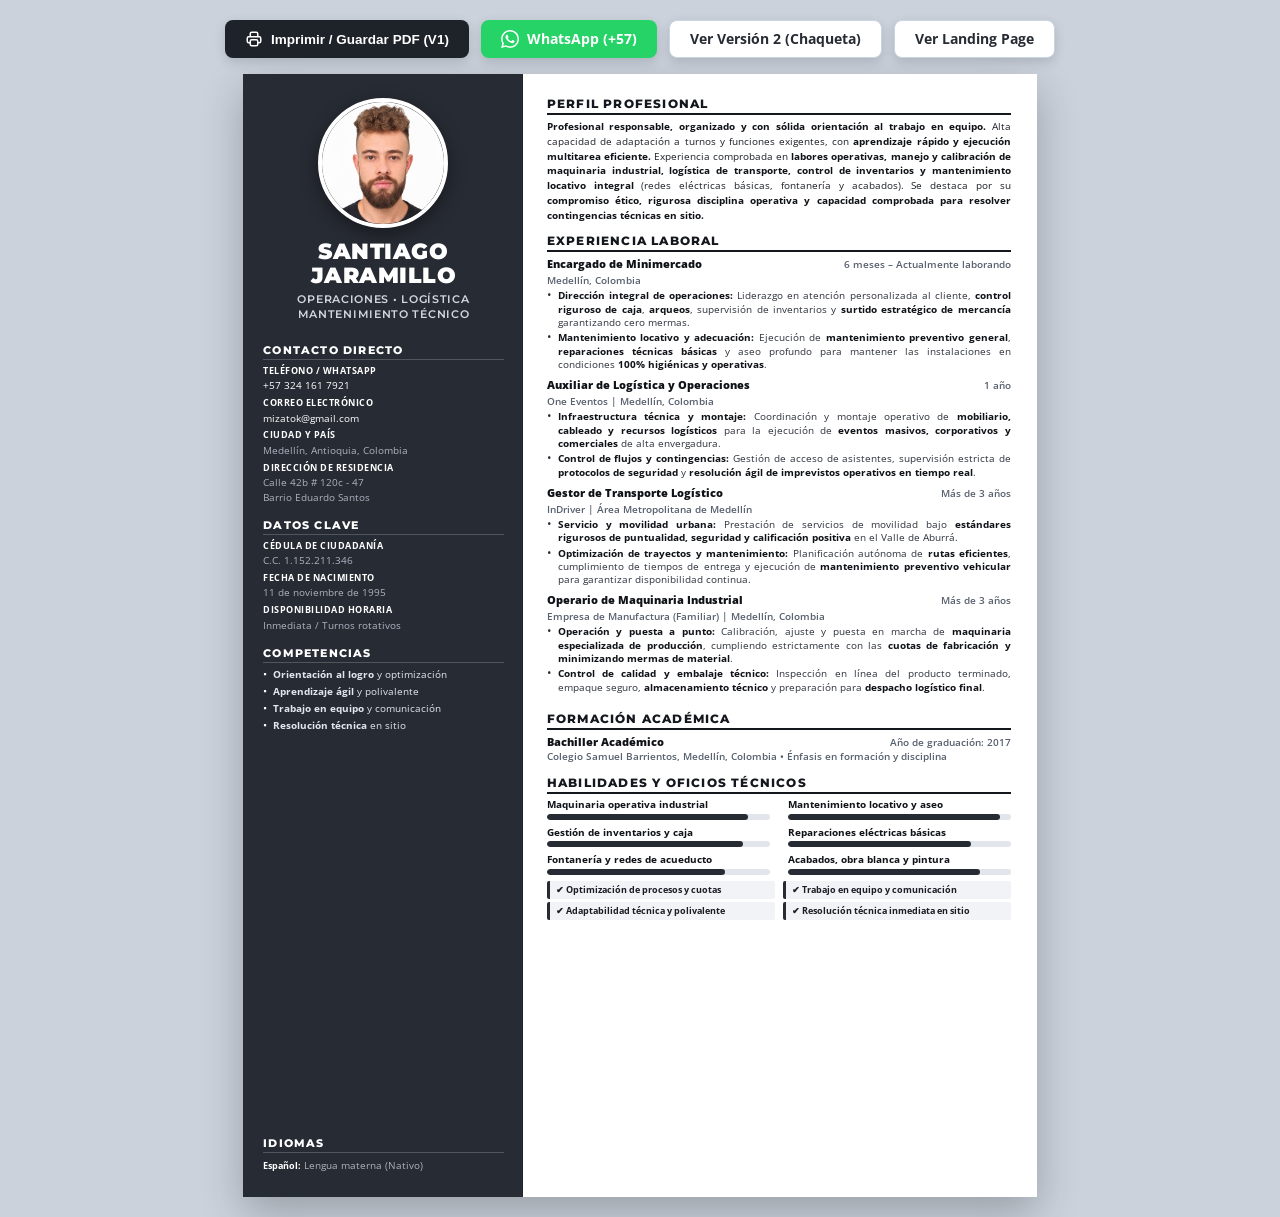
<file: curriculum_v1_santiago.html>
<!DOCTYPE html>
<html lang="es">
<head>
  <meta charset="UTF-8">
  <meta name="viewport" content="width=device-width, initial-scale=1.0">
  <title>Curriculum Vitae V1 - Santiago Jaramillo</title>
  <link rel="preconnect" href="https://fonts.googleapis.com">
  <link rel="preconnect" href="https://fonts.gstatic.com" crossorigin>
  <link href="https://fonts.googleapis.com/css2?family=Montserrat:ital,wght@0,400;0,500;0,600;0,700;0,800;0,900;1,700&family=Open+Sans:wght@300;400;500;600;700&display=swap" rel="stylesheet">
  <style>
    :root {
      --sidebar-bg: #272b33;
      --sidebar-text: #f3f5f8;
      --sidebar-muted: #abb3c0;
      --sidebar-accent: #ffffff;
      --main-bg: #ffffff;
      --text-main: #1e2229;
      --text-muted: #535b69;
      --section-heading: #14171d;
      --bar-bg: #e2e6ec;
      --bar-fill: #272b33;
      --highlight-dark: #0f1217;
    }

    * {
      box-sizing: border-box;
      margin: 0;
      padding: 0;
      -webkit-print-color-adjust: exact;
      print-color-adjust: exact;
    }

    body {
      font-family: 'Open Sans', -apple-system, BlinkMacSystemFont, 'Segoe UI', Roboto, sans-serif;
      background-color: #cbd2dc;
      color: var(--text-main);
      display: flex;
      flex-direction: column;
      align-items: center;
      padding: 20px 0;
      min-height: 100vh;
    }

    .action-bar {
      display: flex;
      gap: 12px;
      margin-bottom: 16px;
      z-index: 10;
    }

    .btn {
      display: inline-flex;
      align-items: center;
      gap: 8px;
      padding: 9px 20px;
      border-radius: 8px;
      font-weight: 700;
      font-size: 13.5px;
      cursor: pointer;
      text-decoration: none;
      transition: all 0.2s ease;
      box-shadow: 0 4px 12px rgba(0,0,0,0.14);
      border: none;
    }

    .btn-primary {
      background: #1e2229;
      color: #fff;
    }

    .btn-primary:hover {
      background: #000;
      transform: translateY(-1px);
    }

    .btn-whatsapp {
      background: #25d366;
      color: #fff;
    }

    .btn-whatsapp:hover {
      background: #20ba59;
      transform: translateY(-1px);
    }

    .btn-outline {
      background: #fff;
      color: #272b33;
      border: 1px solid #cbd5e1;
    }

    .btn-outline:hover {
      background: #f8fafc;
    }

    /* CV Sheet Page (Exact A4 Calibrado sin recortes) */
    .cv-page {
      width: 210mm;
      height: 297mm;
      max-height: 297mm;
      background: var(--main-bg);
      display: grid;
      grid-template-columns: 74mm 136mm;
      box-shadow: 0 16px 40px rgba(0, 0, 0, 0.24);
      position: relative;
      overflow: hidden;
    }

    /* Left Sidebar (Negro Rock Grafito) */
    .cv-sidebar {
      background-color: var(--sidebar-bg);
      color: var(--sidebar-text);
      padding: 24px 18px 24px 20px;
      display: flex;
      flex-direction: column;
      justify-content: space-between;
      height: 100%;
      border-right: 1px solid rgba(0,0,0,0.15);
    }

    .cv-sidebar-top {
      display: flex;
      flex-direction: column;
      align-items: center;
      text-align: center;
      width: 100%;
    }

    .avatar-wrapper {
      width: 130px;
      height: 130px;
      border-radius: 50%;
      border: 4px solid #ffffff;
      overflow: hidden;
      margin-bottom: 12px;
      box-shadow: 0 6px 18px rgba(0, 0, 0, 0.4);
      background-color: #1e2229;
      flex-shrink: 0;
    }

    .avatar-wrapper img {
      width: 100%;
      height: 100%;
      object-fit: cover;
      object-position: center 12%;
      display: block;
    }

    .candidate-name {
      font-family: 'Montserrat', sans-serif;
      font-size: 22px;
      font-weight: 900;
      line-height: 1.1;
      letter-spacing: 0.5px;
      color: var(--sidebar-accent);
      text-transform: uppercase;
      margin-bottom: 5px;
    }

    .candidate-role {
      font-family: 'Montserrat', sans-serif;
      font-size: 10.5px;
      font-weight: 600;
      color: #d2d7e1;
      line-height: 1.35;
      margin-bottom: 12px;
      letter-spacing: 0.7px;
      text-transform: uppercase;
    }

    .sidebar-section {
      width: 100%;
      text-align: left;
      margin-top: 9px;
    }

    .sidebar-heading {
      font-family: 'Montserrat', sans-serif;
      font-size: 11px;
      font-weight: 800;
      letter-spacing: 1.2px;
      text-transform: uppercase;
      color: #ffffff;
      margin-bottom: 5px;
      border-bottom: 1.5px solid rgba(255, 255, 255, 0.2);
      padding-bottom: 2px;
    }

    .contact-list {
      list-style: none;
      font-size: 10.2px;
      line-height: 1.4;
      color: var(--sidebar-muted);
    }

    .contact-item {
      margin-bottom: 4.5px;
    }

    .contact-item strong {
      color: #ffffff;
      display: block;
      font-size: 9px;
      text-transform: uppercase;
      letter-spacing: 0.5px;
      margin-bottom: 1px;
    }

    .contact-item a {
      color: #ffffff;
      text-decoration: none;
    }

    .sidebar-bullet-list {
      list-style: none;
      padding-left: 0;
      font-size: 10px;
      line-height: 1.35;
      color: #e2e6ed;
    }

    .sidebar-bullet-list li {
      position: relative;
      padding-left: 10px;
      margin-bottom: 3.5px;
    }

    .sidebar-bullet-list li::before {
      content: "▪";
      position: absolute;
      left: 0;
      color: #ffffff;
      font-size: 9px;
    }

    /* Right Main Content (Con margen seguro para evitar cortes) */
    .cv-main {
      background-color: var(--main-bg);
      padding: 22px 26px 26px 24px;
      display: flex;
      flex-direction: column;
      justify-content: flex-start;
      gap: 9px;
      height: 100%;
    }

    .section-title {
      font-family: 'Montserrat', sans-serif;
      font-size: 12px;
      font-weight: 800;
      letter-spacing: 1.2px;
      color: var(--section-heading);
      text-transform: uppercase;
      margin-bottom: 4px;
      border-bottom: 2px solid var(--section-heading);
      padding-bottom: 2px;
    }

    .section-block {
      margin-bottom: 2px;
    }

    .profile-text {
      font-size: 10.2px;
      line-height: 1.45;
      color: var(--text-main);
      text-align: justify;
      text-justify: inter-word;
    }

    .profile-text strong {
      font-weight: 700;
      color: var(--highlight-dark);
    }

    /* Experience Items */
    .experience-item {
      margin-bottom: 6px;
    }

    .experience-header {
      display: flex;
      justify-content: space-between;
      align-items: baseline;
      margin-bottom: 1px;
    }

    .job-title {
      font-size: 11.2px;
      font-weight: 800;
      color: var(--highlight-dark);
    }

    .job-meta {
      font-size: 9.8px;
      color: #58616f;
      font-weight: 600;
      margin-bottom: 2px;
    }

    .job-bullets {
      list-style: none;
      padding-left: 0;
    }

    .job-bullets li {
      font-size: 9.8px;
      line-height: 1.36;
      color: #2e333d;
      position: relative;
      padding-left: 11px;
      margin-bottom: 2px;
      text-align: justify;
      text-justify: inter-word;
    }

    .job-bullets li::before {
      content: "•";
      position: absolute;
      left: 0;
      color: var(--sidebar-bg);
      font-size: 12px;
      line-height: 1;
    }

    .job-bullets li strong {
      font-weight: 700;
      color: var(--highlight-dark);
    }

    /* Education */
    .education-item {
      margin-bottom: 1px;
    }

    .edu-title {
      font-size: 10.8px;
      font-weight: 800;
      color: var(--highlight-dark);
    }

    .edu-meta {
      font-size: 9.6px;
      color: #58616f;
      font-weight: 600;
    }

    /* Skills Grid with Level Bars (2 Columnas Espaciosas, 0 Desbordamiento) */
    .skills-grid {
      display: grid;
      grid-template-columns: 1fr 1fr;
      gap: 6px 18px;
      margin-top: 4px;
      margin-bottom: 6px;
    }

    .skill-item {
      display: flex;
      flex-direction: column;
      gap: 2.5px;
    }

    .skill-name {
      font-size: 9.6px;
      font-weight: 700;
      color: var(--highlight-dark);
      white-space: nowrap;
      overflow: hidden;
      text-overflow: ellipsis;
    }

    .skill-bar-bg {
      width: 100%;
      height: 6px;
      background-color: var(--bar-bg);
      border-radius: 4px;
      overflow: hidden;
    }

    .skill-bar-fill {
      height: 100%;
      background-color: var(--bar-fill);
      border-radius: 4px;
    }

    /* Competencies Box */
    .competencies-box {
      margin-top: 4px;
      display: grid;
      grid-template-columns: 1fr 1fr;
      gap: 3px 8px;
    }

    .comp-item {
      font-size: 9px;
      color: #1a1e24;
      background: #f1f3f7;
      border-left: 3px solid #272b33;
      padding: 2.5px 6px;
      border-radius: 2px;
      font-weight: 700;
      text-align: left;
      white-space: nowrap;
      overflow: hidden;
      text-overflow: ellipsis;
    }

    /* Print Styles */
    @media print {
      body {
        background: transparent !important;
        padding: 0 !important;
        margin: 0 !important;
      }

      .action-bar {
        display: none !important;
      }

      .cv-page {
        box-shadow: none !important;
        margin: 0 !important;
        width: 210mm !important;
        height: 297mm !important;
        max-height: 297mm !important;
        page-break-after: avoid;
        page-break-inside: avoid;
      }

      @page {
        size: A4 portrait;
        margin: 0;
      }
    }
  </style>
</head>
<body>

  <!-- Barra de Acciones y Descarga -->
  <div class="action-bar">
    <button onclick="window.print()" class="btn btn-primary">
      <svg width="18" height="18" fill="none" stroke="currentColor" stroke-width="2" viewBox="0 0 24 24"><path stroke-linecap="round" stroke-linejoin="round" d="M17 17h2a2 2 0 002-2v-4a2 2 0 00-2-2H5a2 2 0 00-2 2v4a2 2 0 002 2h2m2 4h6a2 2 0 002-2v-4a2 2 0 00-2-2H9a2 2 0 00-2 2v4a2 2 0 002 2zm8-12V5a2 2 0 00-2-2H9a2 2 0 00-2 2v4h10z"></path></svg>
      Imprimir / Guardar PDF (V1)
    </button>
    <a href="https://wa.me/573241617921?text=Hola%20Santiago,%20vi%20tu%20curriculum%20y%20me%20gustaria%20conversar%20sobre%20una%20oportunidad%20laboral." target="_blank" class="btn btn-whatsapp">
      <svg width="18" height="18" fill="currentColor" viewBox="0 0 24 24"><path d="M.057 24l1.687-6.163c-1.041-1.804-1.588-3.849-1.587-5.946.003-6.556 5.338-11.891 11.893-11.891 3.181.001 6.167 1.24 8.413 3.488 2.245 2.248 3.481 5.236 3.48 8.414-.003 6.557-5.338 11.892-11.893 11.892-1.99-.001-3.951-.5-5.688-1.448l-6.305 1.654zm6.597-3.807c1.676.995 3.276 1.591 5.392 1.592 5.448 0 9.886-4.434 9.889-9.885.002-5.462-4.415-9.89-9.881-9.892-5.452 0-9.887 4.434-9.889 9.884-.001 2.225.651 3.891 1.746 5.634l-.999 3.648 3.742-.981zm11.387-5.464c-.074-.124-.272-.198-.57-.347-.297-.149-1.758-.868-2.031-.967-.272-.099-.47-.149-.669.149-.198.297-.768.967-.941 1.165-.173.198-.347.223-.644.074-.297-.149-1.255-.462-2.39-1.475-.883-.788-1.48-1.761-1.653-2.059-.173-.297-.018-.458.13-.606.134-.133.297-.347.446-.521.151-.172.2-.296.3-.495.099-.198.05-.372-.025-.521-.075-.148-.669-1.611-.916-2.206-.242-.579-.487-.501-.669-.51l-.57-.01c-.198 0-.52.074-.792.372s-1.04 1.016-1.04 2.479 1.065 2.876 1.213 3.074c.149.198 2.095 3.2 5.076 4.487.709.306 1.263.489 1.694.626.712.226 1.36.194 1.872.118.571-.085 1.758-.719 2.006-1.413.248-.695.248-1.29.173-1.414z"/></svg>
      WhatsApp (+57)
    </a>
    <a href="curriculum_v2_santiago.html" class="btn btn-outline">
      Ver Versión 2 (Chaqueta)
    </a>
    <a href="index.html" class="btn btn-outline">
      Ver Landing Page
    </a>
  </div>

  <!-- Contenedor Hoja CV Impresión Exacta y Llena sin cortes -->
  <main class="cv-page" id="cvContent">
    <!-- COLUMNA LATERAL (Estilo exacto Google) -->
    <aside class="cv-sidebar">
      <div class="cv-sidebar-top">
        <div class="avatar-wrapper">
          <img src="assets/santiago.jpg" alt="Santiago Jaramillo">
        </div>
        <h1 class="candidate-name">
          Santiago<br>Jaramillo
        </h1>
        <p class="candidate-role">
          Operaciones • Logística<br>Mantenimiento Técnico
        </p>

        <!-- Información de Contacto Colombia -->
        <div class="sidebar-section">
          <h2 class="sidebar-heading">Contacto Directo</h2>
          <ul class="contact-list">
            <li class="contact-item">
              <strong>Teléfono / WhatsApp</strong>
              <a href="tel:+573241617921">+57 324 161 7921</a>
            </li>
            <li class="contact-item">
              <strong>Correo Electrónico</strong>
              <a href="mailto:mizatok@gmail.com">mizatok@gmail.com</a>
            </li>
            <li class="contact-item">
              <strong>Ciudad y País</strong>
              Medellín, Antioquia, Colombia
            </li>
            <li class="contact-item">
              <strong>Dirección de Residencia</strong>
              Calle 42b # 120c - 47<br>Barrio Eduardo Santos
            </li>
          </ul>
        </div>

        <!-- Datos Clave Colombia -->
        <div class="sidebar-section">
          <h2 class="sidebar-heading">Datos Clave</h2>
          <ul class="contact-list">
            <li class="contact-item">
              <strong>Cédula de Ciudadanía</strong>
              C.C. 1.152.211.346
            </li>
            <li class="contact-item">
              <strong>Fecha de Nacimiento</strong>
              11 de noviembre de 1995
            </li>
            <li class="contact-item">
              <strong>Disponibilidad Horaria</strong>
              Inmediata / Turnos rotativos
            </li>
          </ul>
        </div>

        <!-- Competencias Profesionales -->
        <div class="sidebar-section">
          <h2 class="sidebar-heading">Competencias</h2>
          <ul class="sidebar-bullet-list">
            <li><strong>Orientación al logro</strong> y optimización</li>
            <li><strong>Aprendizaje ágil</strong> y polivalente</li>
            <li><strong>Trabajo en equipo</strong> y comunicación</li>
            <li><strong>Resolución técnica</strong> en sitio</li>
          </ul>
        </div>
      </div>

      <div class="cv-sidebar-bottom">
        <div class="sidebar-section" style="margin-top: 0;">
          <h2 class="sidebar-heading">Idiomas</h2>
          <p class="contact-list" style="font-size: 10px;">
            <strong style="color: #fff; font-size: 9px;">Español:</strong> Lengua materna (Nativo)
          </p>
        </div>
      </div>
    </aside>

    <!-- COLUMNA PRINCIPAL (2 columnas de skills amplias, 0 cortes) -->
    <section class="cv-main">
      <!-- PERFIL PROFESIONAL -->
      <div class="section-block">
        <h2 class="section-title">Perfil Profesional</h2>
        <p class="profile-text">
          <strong>Profesional responsable, organizado y con sólida orientación al trabajo en equipo.</strong> Alta capacidad de adaptación a turnos y funciones exigentes, con <strong>aprendizaje rápido y ejecución multitarea eficiente.</strong> Experiencia comprobada en <strong>labores operativas, manejo y calibración de maquinaria industrial, logística de transporte, control de inventarios y mantenimiento locativo integral</strong> (redes eléctricas básicas, fontanería y acabados). Se destaca por su <strong>compromiso ético, rigurosa disciplina operativa y capacidad comprobada para resolver contingencias técnicas en sitio.</strong>
        </p>
      </div>

      <!-- EXPERIENCIA LABORAL -->
      <div class="section-block">
        <h2 class="section-title">Experiencia Laboral</h2>

        <!-- Cargo 1 -->
        <article class="experience-item">
          <div class="experience-header">
            <span class="job-title">Encargado de Minimercado</span>
            <span class="job-meta">6 meses – Actualmente laborando</span>
          </div>
          <div class="job-meta">Medellín, Colombia</div>
          <ul class="job-bullets">
            <li><strong>Dirección integral de operaciones:</strong> Liderazgo en atención personalizada al cliente, <strong>control riguroso de caja</strong>, <strong>arqueos</strong>, supervisión de inventarios y <strong>surtido estratégico de mercancía</strong> garantizando cero mermas.</li>
            <li><strong>Mantenimiento locativo y adecuación:</strong> Ejecución de <strong>mantenimiento preventivo general</strong>, <strong>reparaciones técnicas básicas</strong> y aseo profundo para mantener las instalaciones en condiciones <strong>100% higiénicas y operativas</strong>.</li>
          </ul>
        </article>

        <!-- Cargo 2 -->
        <article class="experience-item">
          <div class="experience-header">
            <span class="job-title">Auxiliar de Logística y Operaciones</span>
            <span class="job-meta">1 año</span>
          </div>
          <div class="job-meta">One Eventos | Medellín, Colombia</div>
          <ul class="job-bullets">
            <li><strong>Infraestructura técnica y montaje:</strong> Coordinación y montaje operativo de <strong>mobiliario, cableado y recursos logísticos</strong> para la ejecución de <strong>eventos masivos, corporativos y comerciales</strong> de alta envergadura.</li>
            <li><strong>Control de flujos y contingencias:</strong> Gestión de acceso de asistentes, supervisión estricta de <strong>protocolos de seguridad</strong> y <strong>resolución ágil de imprevistos operativos en tiempo real</strong>.</li>
          </ul>
        </article>

        <!-- Cargo 3 -->
        <article class="experience-item">
          <div class="experience-header">
            <span class="job-title">Gestor de Transporte Logístico</span>
            <span class="job-meta">Más de 3 años</span>
          </div>
          <div class="job-meta">InDriver | Área Metropolitana de Medellín</div>
          <ul class="job-bullets">
            <li><strong>Servicio y movilidad urbana:</strong> Prestación de servicios de movilidad bajo <strong>estándares rigurosos de puntualidad, seguridad y calificación positiva</strong> en el Valle de Aburrá.</li>
            <li><strong>Optimización de trayectos y mantenimiento:</strong> Planificación autónoma de <strong>rutas eficientes</strong>, cumplimiento de tiempos de entrega y ejecución de <strong>mantenimiento preventivo vehicular</strong> para garantizar disponibilidad continua.</li>
          </ul>
        </article>

        <!-- Cargo 4 -->
        <article class="experience-item">
          <div class="experience-header">
            <span class="job-title">Operario de Maquinaria Industrial</span>
            <span class="job-meta">Más de 3 años</span>
          </div>
          <div class="job-meta">Empresa de Manufactura (Familiar) | Medellín, Colombia</div>
          <ul class="job-bullets">
            <li><strong>Operación y puesta a punto:</strong> Calibración, ajuste y puesta en marcha de <strong>maquinaria especializada de producción</strong>, cumpliendo estrictamente con las <strong>cuotas de fabricación y minimizando mermas de material</strong>.</li>
            <li><strong>Control de calidad y embalaje técnico:</strong> Inspección en línea del producto terminado, empaque seguro, <strong>almacenamiento técnico</strong> y preparación para <strong>despacho logístico final</strong>.</li>
          </ul>
        </article>
      </div>

      <!-- FORMACIÓN ACADÉMICA -->
      <div class="section-block">
        <h2 class="section-title">Formación Académica</h2>
        <div class="education-item">
          <div class="experience-header">
            <span class="edu-title">Bachiller Académico</span>
            <span class="edu-meta">Año de graduación: 2017</span>
          </div>
          <div class="edu-meta">Colegio Samuel Barrientos, Medellín, Colombia • Énfasis en formación y disciplina</div>
        </div>
      </div>

      <!-- HABILIDADES Y OFICIOS TÉCNICOS (2 Columnas amplias: NO se corta nada) -->
      <div class="section-block">
        <h2 class="section-title">Habilidades y Oficios Técnicos</h2>
        <div class="skills-grid">
          <div class="skill-item">
            <span class="skill-name">Maquinaria operativa industrial</span>
            <div class="skill-bar-bg"><div class="skill-bar-fill" style="width: 90%;"></div></div>
          </div>
          <div class="skill-item">
            <span class="skill-name">Mantenimiento locativo y aseo</span>
            <div class="skill-bar-bg"><div class="skill-bar-fill" style="width: 95%;"></div></div>
          </div>
          <div class="skill-item">
            <span class="skill-name">Gestión de inventarios y caja</span>
            <div class="skill-bar-bg"><div class="skill-bar-fill" style="width: 88%;"></div></div>
          </div>
          <div class="skill-item">
            <span class="skill-name">Reparaciones eléctricas básicas</span>
            <div class="skill-bar-bg"><div class="skill-bar-fill" style="width: 82%;"></div></div>
          </div>
          <div class="skill-item">
            <span class="skill-name">Fontanería y redes de acueducto</span>
            <div class="skill-bar-bg"><div class="skill-bar-fill" style="width: 80%;"></div></div>
          </div>
          <div class="skill-item">
            <span class="skill-name">Acabados, obra blanca y pintura</span>
            <div class="skill-bar-bg"><div class="skill-bar-fill" style="width: 86%;"></div></div>
          </div>
        </div>

        <div class="competencies-box">
          <div class="comp-item">✔ Optimización de procesos y cuotas</div>
          <div class="comp-item">✔ Trabajo en equipo y comunicación</div>
          <div class="comp-item">✔ Adaptabilidad técnica y polivalente</div>
          <div class="comp-item">✔ Resolución técnica inmediata en sitio</div>
        </div>
      </div>
    </section>
  </main>

</body>
</html>
</file>
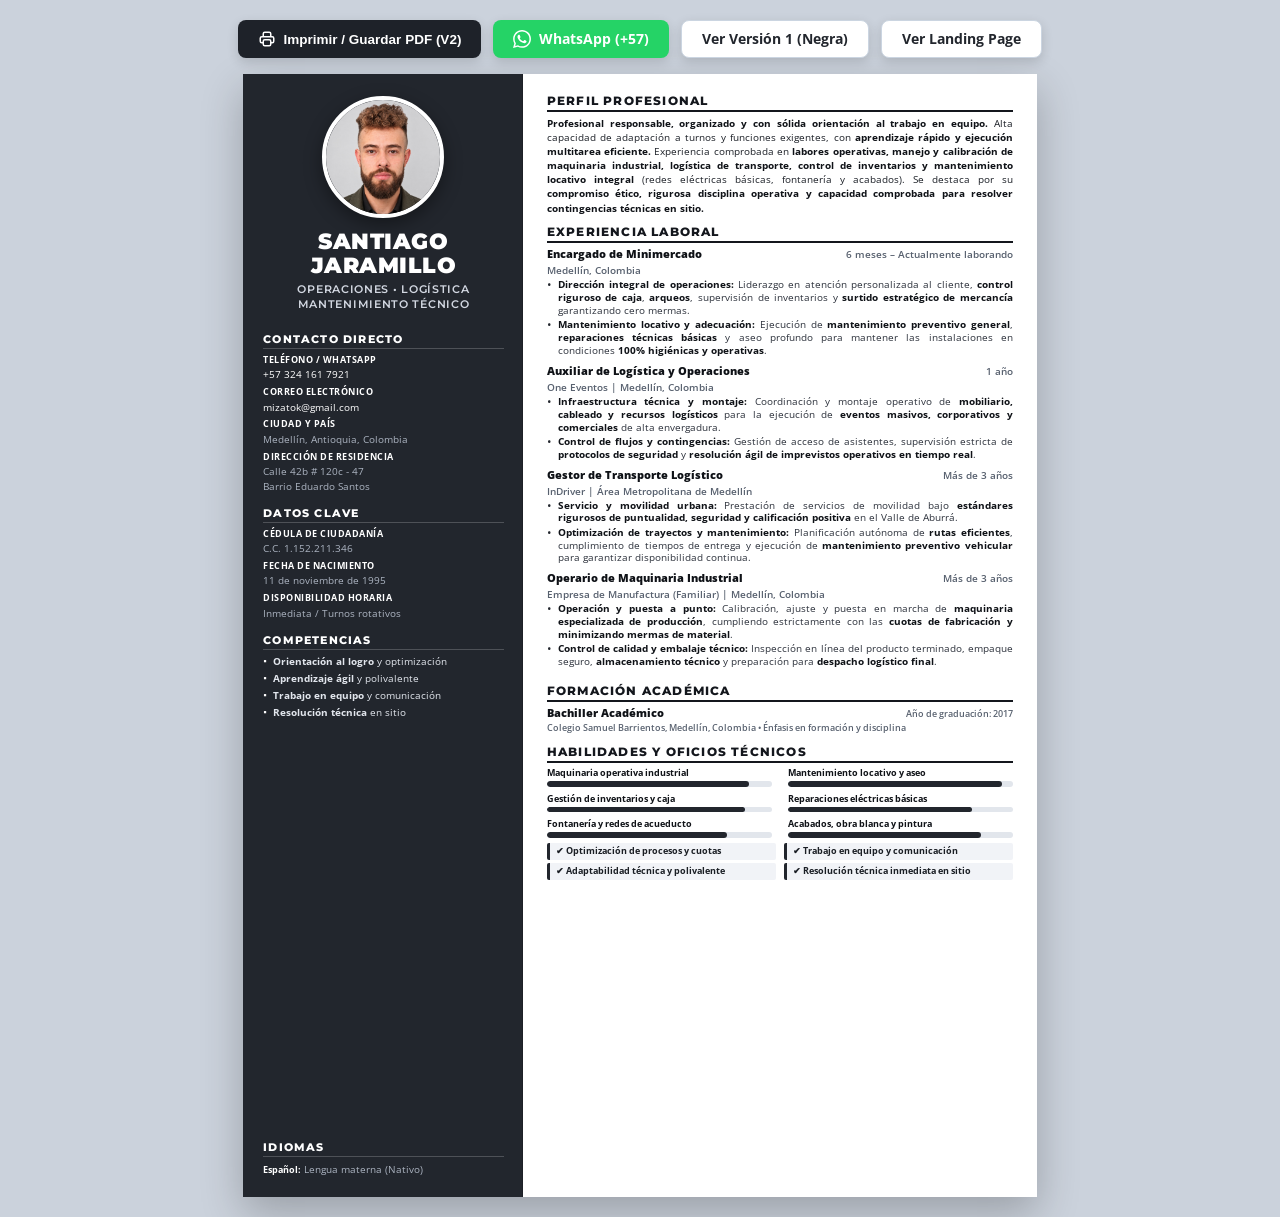
<file: curriculum_v2_santiago.html>
<!DOCTYPE html>
<html lang="es">
<head>
  <meta charset="UTF-8">
  <meta name="viewport" content="width=device-width, initial-scale=1.0">
  <title>Curriculum Vitae V2 - Santiago Jaramillo</title>
  
  <link rel="icon" type="image/jpeg" href="assets/santiago_v2.jpg">
  <link rel="apple-touch-icon" href="assets/santiago_v2.jpg">

  <link rel="preconnect" href="https://fonts.googleapis.com">
  <link rel="preconnect" href="https://fonts.gstatic.com" crossorigin>
  <link href="https://fonts.googleapis.com/css2?family=Montserrat:ital,wght@0,400;0,500;0,600;0,700;0,800;0,900;1,700&family=Open+Sans:wght@300;400;500;600;700&display=swap" rel="stylesheet">
  <style>
    :root {
      --sidebar-bg: #22262d;
      --sidebar-text: #f3f5f8;
      --sidebar-muted: #abb3c0;
      --sidebar-accent: #ffffff;
      --main-bg: #ffffff;
      --text-main: #1e2229;
      --text-muted: #535b69;
      --section-heading: #14171d;
      --bar-bg: #e2e6ec;
      --bar-fill: #22262d;
      --highlight-dark: #0f1217;
    }

    * {
      box-sizing: border-box;
      margin: 0;
      padding: 0;
      -webkit-print-color-adjust: exact;
      print-color-adjust: exact;
    }

    body {
      font-family: 'Open Sans', -apple-system, BlinkMacSystemFont, 'Segoe UI', Roboto, sans-serif;
      background-color: #cbd2dc;
      color: var(--text-main);
      display: flex;
      flex-direction: column;
      align-items: center;
      padding: 20px 12px;
      min-height: 100vh;
    }

    /* Action Bar */
    .action-bar {
      display: flex;
      gap: 12px;
      margin-bottom: 16px;
      z-index: 10;
      flex-wrap: wrap;
      justify-content: center;
    }

    .btn {
      display: inline-flex;
      align-items: center;
      gap: 8px;
      padding: 9px 20px;
      border-radius: 8px;
      font-weight: 700;
      font-size: 13.5px;
      cursor: pointer;
      text-decoration: none;
      transition: all 0.2s ease;
      box-shadow: 0 4px 12px rgba(0,0,0,0.14);
      border: none;
    }

    .btn-primary {
      background: #1e2229;
      color: #fff;
    }

    .btn-primary:hover {
      background: #000;
      transform: translateY(-1px);
    }

    .btn-whatsapp {
      background: #25d366;
      color: #fff;
    }

    .btn-whatsapp:hover {
      background: #20ba59;
      transform: translateY(-1px);
    }

    .btn-outline {
      background: #fff;
      color: #22262d;
      border: 1px solid #cbd5e1;
    }

    .btn-outline:hover {
      background: #f8fafc;
    }

    /* CV Container Desktop */
    .cv-page {
      width: 210mm;
      height: 297mm;
      max-height: 297mm;
      background: var(--main-bg);
      display: grid;
      grid-template-columns: 74mm 136mm;
      box-shadow: 0 16px 40px rgba(0, 0, 0, 0.24);
      position: relative;
      overflow: hidden;
    }

    /* Left Sidebar */
    .cv-sidebar {
      background-color: var(--sidebar-bg);
      color: var(--sidebar-text);
      padding: 22px 18px 20px 20px;
      display: flex;
      flex-direction: column;
      justify-content: space-between;
      height: 100%;
      border-right: 1px solid rgba(0,0,0,0.15);
    }

    .cv-sidebar-top {
      display: flex;
      flex-direction: column;
      align-items: center;
      text-align: center;
      width: 100%;
    }

    .avatar-wrapper {
      width: 122px;
      height: 122px;
      border-radius: 50%;
      border: 4px solid #ffffff;
      overflow: hidden;
      margin-bottom: 12px;
      box-shadow: 0 6px 18px rgba(0, 0, 0, 0.4);
      background-color: #1e2229;
      flex-shrink: 0;
    }

    .avatar-wrapper img {
      width: 100%;
      height: 100%;
      object-fit: cover;
      object-position: center 10%;
      display: block;
    }

    .candidate-name {
      font-family: 'Montserrat', sans-serif;
      font-size: 22px;
      font-weight: 900;
      line-height: 1.1;
      letter-spacing: 0.5px;
      color: var(--sidebar-accent);
      text-transform: uppercase;
      margin-bottom: 5px;
    }

    .candidate-role {
      font-family: 'Montserrat', sans-serif;
      font-size: 10.5px;
      font-weight: 600;
      color: #d2d7e1;
      line-height: 1.35;
      margin-bottom: 12px;
      letter-spacing: 0.7px;
      text-transform: uppercase;
    }

    .sidebar-section {
      width: 100%;
      text-align: left;
      margin-top: 8px;
    }

    .sidebar-heading {
      font-family: 'Montserrat', sans-serif;
      font-size: 11px;
      font-weight: 800;
      letter-spacing: 1.2px;
      text-transform: uppercase;
      color: #ffffff;
      margin-bottom: 5px;
      border-bottom: 1.5px solid rgba(255, 255, 255, 0.2);
      padding-bottom: 2px;
    }

    .contact-list {
      list-style: none;
      font-size: 10.2px;
      line-height: 1.4;
      color: var(--sidebar-muted);
    }

    .contact-item {
      margin-bottom: 4.5px;
    }

    .contact-item strong {
      color: #ffffff;
      display: block;
      font-size: 9px;
      text-transform: uppercase;
      letter-spacing: 0.5px;
      margin-bottom: 1px;
    }

    .contact-item a {
      color: #ffffff;
      text-decoration: none;
    }

    .sidebar-bullet-list {
      list-style: none;
      padding-left: 0;
      font-size: 10px;
      line-height: 1.35;
      color: #e2e6ed;
    }

    .sidebar-bullet-list li {
      position: relative;
      padding-left: 10px;
      margin-bottom: 3.5px;
    }

    .sidebar-bullet-list li::before {
      content: "▪";
      position: absolute;
      left: 0;
      color: #ffffff;
      font-size: 9px;
    }

    /* Right Main Content */
    .cv-main {
      background-color: var(--main-bg);
      padding: 20px 24px 22px 24px;
      display: flex;
      flex-direction: column;
      justify-content: flex-start;
      gap: 8px;
      height: 100%;
    }

    .section-title {
      font-family: 'Montserrat', sans-serif;
      font-size: 11.8px;
      font-weight: 800;
      letter-spacing: 1.2px;
      color: var(--section-heading);
      text-transform: uppercase;
      margin-bottom: 3.5px;
      border-bottom: 2px solid var(--section-heading);
      padding-bottom: 2px;
    }

    .section-block {
      margin-bottom: 2px;
    }

    .profile-text {
      font-size: 10px;
      line-height: 1.42;
      color: var(--text-main);
      text-align: justify;
      text-justify: inter-word;
    }

    .profile-text strong {
      font-weight: 700;
      color: var(--highlight-dark);
    }

    /* Experience Items */
    .experience-item {
      margin-bottom: 5px;
    }

    .experience-header {
      display: flex;
      justify-content: space-between;
      align-items: baseline;
      margin-bottom: 1px;
      flex-wrap: wrap;
    }

    .job-title {
      font-size: 11px;
      font-weight: 800;
      color: var(--highlight-dark);
    }

    .job-meta {
      font-size: 9.6px;
      color: #58616f;
      font-weight: 600;
      margin-bottom: 2px;
    }

    .job-bullets {
      list-style: none;
      padding-left: 0;
    }

    .job-bullets li {
      font-size: 9.6px;
      line-height: 1.34;
      color: #2e333d;
      position: relative;
      padding-left: 11px;
      margin-bottom: 1.5px;
      text-align: justify;
      text-justify: inter-word;
    }

    .job-bullets li::before {
      content: "•";
      position: absolute;
      left: 0;
      color: var(--sidebar-bg);
      font-size: 12px;
      line-height: 1;
    }

    .job-bullets li strong {
      font-weight: 700;
      color: var(--highlight-dark);
    }

    /* Education */
    .education-item {
      margin-bottom: 1px;
    }

    .edu-title {
      font-size: 10.6px;
      font-weight: 800;
      color: var(--highlight-dark);
    }

    .edu-meta {
      font-size: 9.4px;
      color: #58616f;
      font-weight: 600;
    }

    /* Skills Grid (2 Columnas Espaciosas: 100% libre de cortes laterales e inferiores) */
    .skills-grid {
      display: grid;
      grid-template-columns: 1fr 1fr;
      gap: 5px 16px;
      margin-top: 3px;
      margin-bottom: 5px;
    }

    .skill-item {
      display: flex;
      flex-direction: column;
      gap: 2px;
    }

    .skill-name {
      font-size: 9.4px;
      font-weight: 700;
      color: var(--highlight-dark);
      white-space: nowrap;
      overflow: hidden;
      text-overflow: ellipsis;
    }

    .skill-bar-bg {
      width: 100%;
      height: 5.5px;
      background-color: var(--bar-bg);
      border-radius: 4px;
      overflow: hidden;
    }

    .skill-bar-fill {
      height: 100%;
      background-color: var(--bar-fill);
      border-radius: 4px;
    }

    /* Competencies Box */
    .competencies-box {
      margin-top: 3px;
      display: grid;
      grid-template-columns: 1fr 1fr;
      gap: 3px 8px;
    }

    .comp-item {
      font-size: 8.8px;
      color: #1a1e24;
      background: #f1f3f7;
      border-left: 3px solid #22262d;
      padding: 2.5px 6px;
      border-radius: 2px;
      font-weight: 700;
      text-align: left;
      white-space: nowrap;
      overflow: hidden;
      text-overflow: ellipsis;
    }

    /* Responsive Design para Pantallas Móviles, Tablets y Computadoras */
    @media screen and (max-width: 860px) {
      body {
        padding: 12px 8px;
      }

      .action-bar {
        width: 100%;
      }

      .cv-page {
        width: 100%;
        max-width: 650px;
        height: auto !important;
        max-height: none !important;
        grid-template-columns: 1fr;
        border-radius: 12px;
        box-shadow: 0 10px 30px rgba(0, 0, 0, 0.15);
      }

      .cv-sidebar {
        border-right: none;
        border-bottom: 2px solid rgba(0,0,0,0.15);
        padding: 24px 20px;
      }

      .avatar-wrapper {
        width: 110px;
        height: 110px;
      }

      .cv-main {
        padding: 24px 20px;
        gap: 12px;
      }

      .skills-grid {
        grid-template-columns: 1fr 1fr;
      }
    }

    @media screen and (max-width: 480px) {
      .skills-grid {
        grid-template-columns: 1fr;
        gap: 8px;
      }

      .competencies-box {
        grid-template-columns: 1fr;
      }

      .btn {
        width: 100%;
        justify-content: center;
      }
    }

    /* Print Styles: Imprime en A4 Exacto sin recortes */
    @media print {
      body {
        background: transparent !important;
        padding: 0 !important;
        margin: 0 !important;
      }

      .action-bar {
        display: none !important;
      }

      .cv-page {
        box-shadow: none !important;
        margin: 0 !important;
        width: 210mm !important;
        height: 297mm !important;
        max-height: 297mm !important;
        grid-template-columns: 74mm 136mm !important;
        page-break-after: avoid !important;
        page-break-inside: avoid !important;
        overflow: hidden !important;
      }

      @page {
        size: A4 portrait;
        margin: 0;
      }
    }
  </style>
</head>
<body>

  <!-- Barra de Acciones y Descarga -->
  <div class="action-bar">
    <button onclick="window.print()" class="btn btn-primary">
      <svg width="18" height="18" fill="none" stroke="currentColor" stroke-width="2" viewBox="0 0 24 24"><path stroke-linecap="round" stroke-linejoin="round" d="M17 17h2a2 2 0 002-2v-4a2 2 0 00-2-2H5a2 2 0 00-2 2v4a2 2 0 002 2h2m2 4h6a2 2 0 002-2v-4a2 2 0 00-2-2H9a2 2 0 00-2 2v4a2 2 0 002 2zm8-12V5a2 2 0 00-2-2H9a2 2 0 00-2 2v4h10z"></path></svg>
      Imprimir / Guardar PDF (V2)
    </button>
    <a href="https://wa.me/573241617921?text=Hola%20Santiago,%20vi%20tu%20curriculum%20y%20me%20gustaria%20conversar%20sobre%20una%20oportunidad%20laboral." target="_blank" class="btn btn-whatsapp">
      <svg width="18" height="18" fill="currentColor" viewBox="0 0 24 24"><path d="M.057 24l1.687-6.163c-1.041-1.804-1.588-3.849-1.587-5.946.003-6.556 5.338-11.891 11.893-11.891 3.181.001 6.167 1.24 8.413 3.488 2.245 2.248 3.481 5.236 3.48 8.414-.003 6.557-5.338 11.892-11.893 11.892-1.99-.001-3.951-.5-5.688-1.448l-6.305 1.654zm6.597-3.807c1.676.995 3.276 1.591 5.392 1.592 5.448 0 9.886-4.434 9.889-9.885.002-5.462-4.415-9.89-9.881-9.892-5.452 0-9.887 4.434-9.889 9.884-.001 2.225.651 3.891 1.746 5.634l-.999 3.648 3.742-.981zm11.387-5.464c-.074-.124-.272-.198-.57-.347-.297-.149-1.758-.868-2.031-.967-.272-.099-.47-.149-.669.149-.198.297-.768.967-.941 1.165-.173.198-.347.223-.644.074-.297-.149-1.255-.462-2.39-1.475-.883-.788-1.48-1.761-1.653-2.059-.173-.297-.018-.458.13-.606.134-.133.297-.347.446-.521.151-.172.2-.296.3-.495.099-.198.05-.372-.025-.521-.075-.148-.669-1.611-.916-2.206-.242-.579-.487-.501-.669-.51l-.57-.01c-.198 0-.52.074-.792.372s-1.04 1.016-1.04 2.479 1.065 2.876 1.213 3.074c.149.198 2.095 3.2 5.076 4.487.709.306 1.263.489 1.694.626.712.226 1.36.194 1.872.118.571-.085 1.758-.719 2.006-1.413.248-.695.248-1.29.173-1.414z"/></svg>
      WhatsApp (+57)
    </a>
    <a href="curriculum_v1_santiago.html" class="btn btn-outline">
      Ver Versión 1 (Negra)
    </a>
    <a href="index.html" class="btn btn-outline">
      Ver Landing Page
    </a>
  </div>

  <!-- Contenedor Hoja CV sin desbordamiento ni cortes -->
  <main class="cv-page" id="cvContent">
    <!-- COLUMNA LATERAL (Estilo exacto Google) -->
    <aside class="cv-sidebar">
      <div class="cv-sidebar-top">
        <div class="avatar-wrapper">
          <img src="assets/santiago_v2.jpg" alt="Santiago Jaramillo">
        </div>
        <h1 class="candidate-name">
          Santiago<br>Jaramillo
        </h1>
        <p class="candidate-role">
          Operaciones • Logística<br>Mantenimiento Técnico
        </p>

        <!-- Información de Contacto Colombia -->
        <div class="sidebar-section">
          <h2 class="sidebar-heading">Contacto Directo</h2>
          <ul class="contact-list">
            <li class="contact-item">
              <strong>Teléfono / WhatsApp</strong>
              <a href="tel:+573241617921">+57 324 161 7921</a>
            </li>
            <li class="contact-item">
              <strong>Correo Electrónico</strong>
              <a href="mailto:mizatok@gmail.com">mizatok@gmail.com</a>
            </li>
            <li class="contact-item">
              <strong>Ciudad y País</strong>
              Medellín, Antioquia, Colombia
            </li>
            <li class="contact-item">
              <strong>Dirección de Residencia</strong>
              Calle 42b # 120c - 47<br>Barrio Eduardo Santos
            </li>
          </ul>
        </div>

        <!-- Datos Clave Colombia -->
        <div class="sidebar-section">
          <h2 class="sidebar-heading">Datos Clave</h2>
          <ul class="contact-list">
            <li class="contact-item">
              <strong>Cédula de Ciudadanía</strong>
              C.C. 1.152.211.346
            </li>
            <li class="contact-item">
              <strong>Fecha de Nacimiento</strong>
              11 de noviembre de 1995
            </li>
            <li class="contact-item">
              <strong>Disponibilidad Horaria</strong>
              Inmediata / Turnos rotativos
            </li>
          </ul>
        </div>

        <!-- Competencias Profesionales -->
        <div class="sidebar-section">
          <h2 class="sidebar-heading">Competencias</h2>
          <ul class="sidebar-bullet-list">
            <li><strong>Orientación al logro</strong> y optimización</li>
            <li><strong>Aprendizaje ágil</strong> y polivalente</li>
            <li><strong>Trabajo en equipo</strong> y comunicación</li>
            <li><strong>Resolución técnica</strong> en sitio</li>
          </ul>
        </div>
      </div>

      <div class="cv-sidebar-bottom">
        <div class="sidebar-section" style="margin-top: 0;">
          <h2 class="sidebar-heading">Idiomas</h2>
          <p class="contact-list" style="font-size: 10px;">
            <strong style="color: #fff; font-size: 9px;">Español:</strong> Lengua materna (Nativo)
          </p>
        </div>
      </div>
    </aside>

    <!-- COLUMNA PRINCIPAL (2 Columnas de Skills sin recortes) -->
    <section class="cv-main">
      <!-- PERFIL PROFESIONAL -->
      <div class="section-block">
        <h2 class="section-title">Perfil Profesional</h2>
        <p class="profile-text">
          <strong>Profesional responsable, organizado y con sólida orientación al trabajo en equipo.</strong> Alta capacidad de adaptación a turnos y funciones exigentes, con <strong>aprendizaje rápido y ejecución multitarea eficiente.</strong> Experiencia comprobada en <strong>labores operativas, manejo y calibración de maquinaria industrial, logística de transporte, control de inventarios y mantenimiento locativo integral</strong> (redes eléctricas básicas, fontanería y acabados). Se destaca por su <strong>compromiso ético, rigurosa disciplina operativa y capacidad comprobada para resolver contingencias técnicas en sitio.</strong>
        </p>
      </div>

      <!-- EXPERIENCIA LABORAL -->
      <div class="section-block">
        <h2 class="section-title">Experiencia Laboral</h2>

        <!-- Cargo 1 -->
        <article class="experience-item">
          <div class="experience-header">
            <span class="job-title">Encargado de Minimercado</span>
            <span class="job-meta">6 meses – Actualmente laborando</span>
          </div>
          <div class="job-meta">Medellín, Colombia</div>
          <ul class="job-bullets">
            <li><strong>Dirección integral de operaciones:</strong> Liderazgo en atención personalizada al cliente, <strong>control riguroso de caja</strong>, <strong>arqueos</strong>, supervisión de inventarios y <strong>surtido estratégico de mercancía</strong> garantizando cero mermas.</li>
            <li><strong>Mantenimiento locativo y adecuación:</strong> Ejecución de <strong>mantenimiento preventivo general</strong>, <strong>reparaciones técnicas básicas</strong> y aseo profundo para mantener las instalaciones en condiciones <strong>100% higiénicas y operativas</strong>.</li>
          </ul>
        </article>

        <!-- Cargo 2 -->
        <article class="experience-item">
          <div class="experience-header">
            <span class="job-title">Auxiliar de Logística y Operaciones</span>
            <span class="job-meta">1 año</span>
          </div>
          <div class="job-meta">One Eventos | Medellín, Colombia</div>
          <ul class="job-bullets">
            <li><strong>Infraestructura técnica y montaje:</strong> Coordinación y montaje operativo de <strong>mobiliario, cableado y recursos logísticos</strong> para la ejecución de <strong>eventos masivos, corporativos y comerciales</strong> de alta envergadura.</li>
            <li><strong>Control de flujos y contingencias:</strong> Gestión de acceso de asistentes, supervisión estricta de <strong>protocolos de seguridad</strong> y <strong>resolución ágil de imprevistos operativos en tiempo real</strong>.</li>
          </ul>
        </article>

        <!-- Cargo 3 -->
        <article class="experience-item">
          <div class="experience-header">
            <span class="job-title">Gestor de Transporte Logístico</span>
            <span class="job-meta">Más de 3 años</span>
          </div>
          <div class="job-meta">InDriver | Área Metropolitana de Medellín</div>
          <ul class="job-bullets">
            <li><strong>Servicio y movilidad urbana:</strong> Prestación de servicios de movilidad bajo <strong>estándares rigurosos de puntualidad, seguridad y calificación positiva</strong> en el Valle de Aburrá.</li>
            <li><strong>Optimización de trayectos y mantenimiento:</strong> Planificación autónoma de <strong>rutas eficientes</strong>, cumplimiento de tiempos de entrega y ejecución de <strong>mantenimiento preventivo vehicular</strong> para garantizar disponibilidad continua.</li>
          </ul>
        </article>

        <!-- Cargo 4 -->
        <article class="experience-item">
          <div class="experience-header">
            <span class="job-title">Operario de Maquinaria Industrial</span>
            <span class="job-meta">Más de 3 años</span>
          </div>
          <div class="job-meta">Empresa de Manufactura (Familiar) | Medellín, Colombia</div>
          <ul class="job-bullets">
            <li><strong>Operación y puesta a punto:</strong> Calibración, ajuste y puesta en marcha de <strong>maquinaria especializada de producción</strong>, cumpliendo estrictamente con las <strong>cuotas de fabricación y minimizando mermas de material</strong>.</li>
            <li><strong>Control de calidad y embalaje técnico:</strong> Inspección en línea del producto terminado, empaque seguro, <strong>almacenamiento técnico</strong> y preparación para <strong>despacho logístico final</strong>.</li>
          </ul>
        </article>
      </div>

      <!-- FORMACIÓN ACADÉMICA -->
      <div class="section-block">
        <h2 class="section-title">Formación Académica</h2>
        <div class="education-item">
          <div class="experience-header">
            <span class="edu-title">Bachiller Académico</span>
            <span class="edu-meta">Año de graduación: 2017</span>
          </div>
          <div class="edu-meta">Colegio Samuel Barrientos, Medellín, Colombia • Énfasis en formación y disciplina</div>
        </div>
      </div>

      <!-- HABILIDADES Y OFICIOS TÉCNICOS (2 Columnas con amplio margen: NO se corta nada) -->
      <div class="section-block">
        <h2 class="section-title">Habilidades y Oficios Técnicos</h2>
        <div class="skills-grid">
          <div class="skill-item">
            <span class="skill-name">Maquinaria operativa industrial</span>
            <div class="skill-bar-bg"><div class="skill-bar-fill" style="width: 90%;"></div></div>
          </div>
          <div class="skill-item">
            <span class="skill-name">Mantenimiento locativo y aseo</span>
            <div class="skill-bar-bg"><div class="skill-bar-fill" style="width: 95%;"></div></div>
          </div>
          <div class="skill-item">
            <span class="skill-name">Gestión de inventarios y caja</span>
            <div class="skill-bar-bg"><div class="skill-bar-fill" style="width: 88%;"></div></div>
          </div>
          <div class="skill-item">
            <span class="skill-name">Reparaciones eléctricas básicas</span>
            <div class="skill-bar-bg"><div class="skill-bar-fill" style="width: 82%;"></div></div>
          </div>
          <div class="skill-item">
            <span class="skill-name">Fontanería y redes de acueducto</span>
            <div class="skill-bar-bg"><div class="skill-bar-fill" style="width: 80%;"></div></div>
          </div>
          <div class="skill-item">
            <span class="skill-name">Acabados, obra blanca y pintura</span>
            <div class="skill-bar-bg"><div class="skill-bar-fill" style="width: 86%;"></div></div>
          </div>
        </div>

        <div class="competencies-box">
          <div class="comp-item">✔ Optimización de procesos y cuotas</div>
          <div class="comp-item">✔ Trabajo en equipo y comunicación</div>
          <div class="comp-item">✔ Adaptabilidad técnica y polivalente</div>
          <div class="comp-item">✔ Resolución técnica inmediata en sitio</div>
        </div>
      </div>
    </section>
  </main>

</body>
</html>
</file>
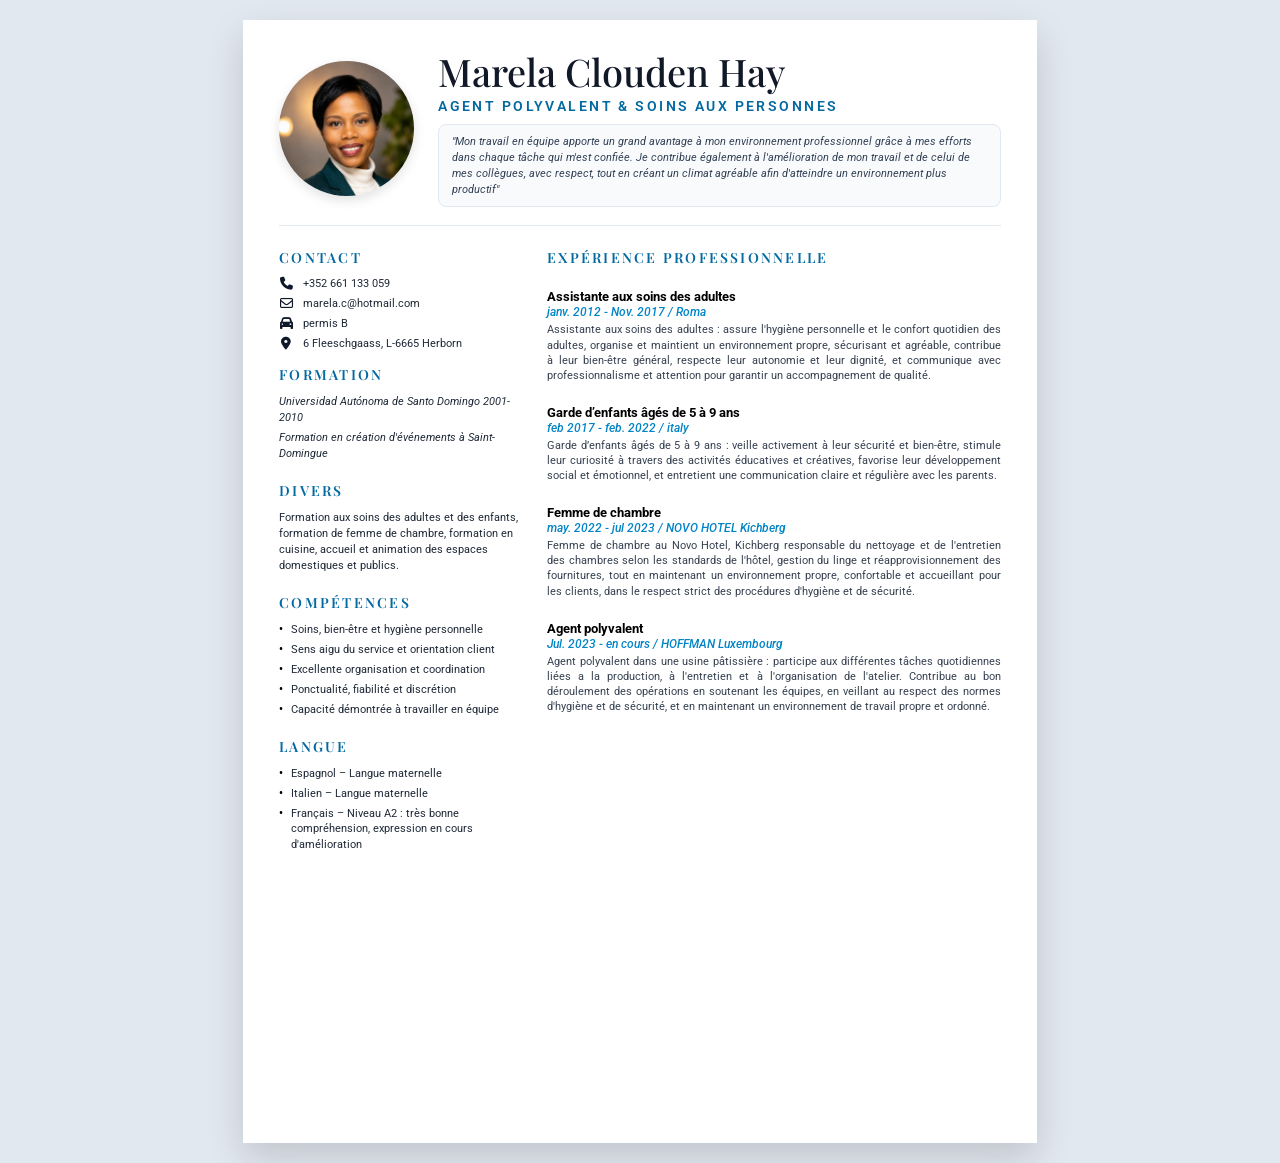
<file: marela/CV_Marela_Clouden_Hay.html>
<!DOCTYPE html>
<html lang="fr">
<head>
    <meta charset="UTF-8">
    <meta name="viewport" content="width=device-width, initial-scale=1.0, viewport-fit=cover">
    <title>CV Marela Clouden Hay - Agent Polyvalent & Soins</title>
    <link rel="preconnect" href="https://fonts.googleapis.com">
    <link rel="preconnect" href="https://fonts.gstatic.com" crossorigin>
    <link href="https://fonts.googleapis.com/css2?family=Playfair+Display:ital,wght@0,500;0,600;0,700;1,400&family=Roboto:ital,wght@0,300;0,400;0,500;0,700;1,300;1,400&display=swap" rel="stylesheet">
    <link rel="stylesheet" href="https://cdnjs.cloudflare.com/ajax/libs/font-awesome/6.4.0/css/all.min.css">
    <style>
        @page {
            size: A4 portrait;
            margin: 0;
        }

        * {
            margin: 0;
            padding: 0;
            box-sizing: border-box;
            -webkit-print-color-adjust: exact !important;
            print-color-adjust: exact !important;
        }

        body {
            font-family: 'Roboto', -apple-system, BlinkMacSystemFont, Arial, sans-serif;
            background: #e2e8f0;
            color: #1e293b;
            display: flex;
            justify-content: center;
            align-items: flex-start;
            padding: 20px 0;
        }

        /* A4 Page: 210mm x 297mm */
        .cv-page {
            width: 210mm;
            height: 297mm;
            max-height: 297mm;
            background: #ffffff;
            padding: 30px 36px 26px;
            display: flex;
            flex-direction: column;
            box-shadow: 0 15px 35px rgba(0, 0, 0, 0.15);
            overflow: hidden;
            position: relative;
        }

        /* Top Header */
        .cv-header {
            display: flex;
            align-items: center;
            gap: 24px;
            margin-bottom: 22px;
            border-bottom: 1px solid #e2e8f0;
            padding-bottom: 18px;
        }

        .header-avatar {
            width: 135px;
            height: 135px;
            border-radius: 50%;
            overflow: hidden;
            flex-shrink: 0;
            box-shadow: 0 4px 12px rgba(0,0,0,0.12);
        }

        .header-avatar img {
            width: 100%;
            height: 100%;
            object-fit: cover;
            object-position: center 20%;
        }

        .header-text {
            flex-grow: 1;
        }

        .header-name {
            font-family: 'Playfair Display', Georgia, serif;
            font-size: 38px;
            font-weight: 500;
            color: #111827;
            line-height: 1.15;
            margin-bottom: 4px;
        }

        .header-role {
            font-size: 13.5px;
            font-weight: 600;
            color: #0369a1;
            letter-spacing: 0.18em;
            text-transform: uppercase;
            margin-bottom: 10px;
        }

        .quote-box {
            background: #f8fafc;
            border: 1px solid #e2e8f0;
            border-radius: 8px;
            padding: 9px 13px;
            font-size: 11px;
            line-height: 1.45;
            color: #334155;
            font-style: italic;
        }

        /* Two Columns Body */
        .cv-body {
            display: grid;
            grid-template-columns: 240px 1fr;
            gap: 28px;
            flex-grow: 1;
        }

        /* Column Headers (Blue serif spaced) */
        .section-heading-blue {
            font-family: 'Playfair Display', Georgia, serif;
            color: #0369a1;
            font-size: 14px;
            font-weight: 600;
            letter-spacing: 0.16em;
            text-transform: uppercase;
            margin-bottom: 10px;
            display: block;
        }

        /* Left Column */
        .left-col {
            display: flex;
            flex-direction: column;
            gap: 15px;
        }

        .contact-list {
            list-style: none;
            display: flex;
            flex-direction: column;
            gap: 7px;
            font-size: 11px;
            color: #1f2937;
        }

        .contact-list li {
            display: flex;
            align-items: center;
            gap: 10px;
            word-break: break-word;
        }

        .contact-list i {
            font-size: 13px;
            color: #0f172a;
            width: 14px;
            text-align: center;
        }

        .left-text-block {
            font-size: 11px;
            line-height: 1.45;
            color: #1f2937;
        }

        .left-text-block p {
            margin-bottom: 4px;
        }

        .bullets-list {
            list-style: none;
            font-size: 11px;
            line-height: 1.45;
            color: #1f2937;
        }

        .bullets-list li {
            position: relative;
            padding-left: 12px;
            margin-bottom: 4px;
        }

        .bullets-list li::before {
            content: "•";
            position: absolute;
            left: 0;
            color: #000000;
            font-weight: bold;
        }

        /* Right Column (Experience) */
        .right-col {
            display: flex;
            flex-direction: column;
            gap: 12px;
        }

        .experience-card {
            margin-bottom: 10px;
        }

        .experience-card:last-child {
            margin-bottom: 0;
        }

        .exp-title {
            font-size: 13px;
            font-weight: 700;
            color: #000000;
            text-transform: lowercase;
        }

        .exp-title::first-letter {
            text-transform: uppercase;
        }

        .exp-meta {
            font-size: 11.5px;
            color: #0284c7;
            font-style: italic;
            font-weight: 500;
            margin: 1px 0 3px;
        }

        .exp-desc {
            font-size: 10.8px;
            line-height: 1.4;
            color: #374151;
            text-align: justify;
        }

        /* SCREEN RESPONSIVENESS FOR MOBILE & TABLETS */
        @media screen and (max-width: 768px) {
            body {
                padding: 0;
                background: #ffffff;
            }
            .cv-page {
                width: 100%;
                height: auto;
                max-height: none;
                box-shadow: none;
                padding: 20px 16px;
            }
            .cv-header {
                flex-direction: column;
                text-align: center;
                gap: 14px;
            }
            .header-avatar {
                width: 110px;
                height: 110px;
            }
            .header-name {
                font-size: 30px;
            }
            .cv-body {
                grid-template-columns: 1fr;
                gap: 20px;
            }
            .left-col {
                border-bottom: 1px solid #e2e8f0;
                padding-bottom: 16px;
            }
        }

        @media print {
            body {
                background: none;
                padding: 0;
            }
            .cv-page {
                box-shadow: none;
                width: 210mm;
                height: 297mm;
                max-height: 297mm;
                padding: 30px 36px 26px;
                display: flex !important;
                flex-direction: column !important;
            }
            .cv-header {
                flex-direction: row !important;
                text-align: left !important;
            }
            .cv-body {
                display: grid !important;
                grid-template-columns: 240px 1fr !important;
                gap: 28px !important;
            }
            .left-col {
                border-bottom: none !important;
                padding-bottom: 0 !important;
            }
        }
    </style>
</head>
<body>

    <div class="cv-page">
        <!-- HEADER -->
        <header class="cv-header">
            <div class="header-avatar">
                <img src="./portrait.jpg" alt="Marela Clouden Hay">
            </div>
            <div class="header-text">
                <h1 class="header-name">Marela Clouden Hay</h1>
                <div class="header-role">AGENT POLYVALENT & SOINS AUX PERSONNES</div>
                <div class="quote-box">
                    "Mon travail en équipe apporte un grand avantage à mon environnement professionnel grâce à mes efforts dans chaque tâche qui m'est confiée. Je contribue également à l'amélioration de mon travail et de celui de mes collègues, avec respect, tout en créant un climat agréable afin d'atteindre un environnement plus productif"
                </div>
            </div>
        </header>

        <!-- BODY -->
        <div class="cv-body">
            <!-- LEFT COLUMN -->
            <aside class="left-col">
                <!-- Contact -->
                <div>
                    <span class="section-heading-blue">CONTACT</span>
                    <ul class="contact-list">
                        <li><i class="fa-solid fa-phone"></i> +352 661 133 059</li>
                        <li><i class="fa-regular fa-envelope"></i> marela.c@hotmail.com</li>
                        <li><i class="fa-solid fa-car"></i> permis B</li>
                        <li><i class="fa-solid fa-location-dot"></i> 6 Fleeschgaass, L-6665 Herborn</li>
                    </ul>
                </div>

                <!-- Formation -->
                <div>
                    <span class="section-heading-blue">FORMATION</span>
                    <div class="left-text-block">
                        <p><em>Universidad Autónoma de Santo Domingo 2001-2010</em></p>
                        <p><em>Formation en création d'événements à Saint-Domingue</em></p>
                    </div>
                </div>

                <!-- Divers -->
                <div>
                    <span class="section-heading-blue">DIVERS</span>
                    <div class="left-text-block">
                        <p>Formation aux soins des adultes et des enfants, formation de femme de chambre, formation en cuisine, accueil et animation des espaces domestiques et publics.</p>
                    </div>
                </div>

                <!-- Competences -->
                <div>
                    <span class="section-heading-blue">COMPÉTENCES</span>
                    <ul class="bullets-list">
                        <li>Soins, bien-être et hygiène personnelle</li>
                        <li>Sens aigu du service et orientation client</li>
                        <li>Excellente organisation et coordination</li>
                        <li>Ponctualité, fiabilité et discrétion</li>
                        <li>Capacité démontrée à travailler en équipe</li>
                    </ul>
                </div>

                <!-- Langue -->
                <div>
                    <span class="section-heading-blue">LANGUE</span>
                    <ul class="bullets-list">
                        <li>Espagnol – Langue maternelle</li>
                        <li>Italien – Langue maternelle</li>
                        <li>Français – Niveau A2 : très bonne compréhension, expression en cours d'amélioration</li>
                    </ul>
                </div>
            </aside>

            <!-- RIGHT COLUMN (REVERSED CHRONOLOGY - HIGHLIGHTING CARE FOR ADULTS & CHILDREN FIRST) -->
            <main class="right-col">
                <span class="section-heading-blue">EXPÉRIENCE PROFESSIONNELLE</span>

                <!-- 1. Assistante soins adultes (TOP PRIORITY) -->
                <div class="experience-card">
                    <div class="exp-title">Assistante aux soins des adultes</div>
                    <div class="exp-meta">janv. 2012 - Nov. 2017 / Roma</div>
                    <p class="exp-desc">
                        Assistante aux soins des adultes : assure l'hygiène personnelle et le confort quotidien des adultes, organise et maintient un environnement propre, sécurisant et agréable, contribue à leur bien-être général, respecte leur autonomie et leur dignité, et communique avec professionnalisme et attention pour garantir un accompagnement de qualité.
                    </p>
                </div>

                <!-- 2. Garde d'enfants -->
                <div class="experience-card">
                    <div class="exp-title">Garde d’enfants âgés de 5 à 9 ans</div>
                    <div class="exp-meta">feb 2017 - feb. 2022 / italy</div>
                    <p class="exp-desc">
                        Garde d’enfants âgés de 5 à 9 ans : veille activement à leur sécurité et bien-être, stimule leur curiosité à travers des activités éducatives et créatives, favorise leur développement social et émotionnel, et entretient une communication claire et régulière avec les parents.
                    </p>
                </div>

                <!-- 3. NOVO HOTEL -->
                <div class="experience-card">
                    <div class="exp-title">femme de chambre</div>
                    <div class="exp-meta">may. 2022 - jul 2023 / NOVO HOTEL Kichberg</div>
                    <p class="exp-desc">
                        Femme de chambre au Novo Hotel, Kichberg responsable du nettoyage et de l'entretien des chambres selon les standards de l'hôtel, gestion du linge et réapprovisionnement des fournitures, tout en maintenant un environnement propre, confortable et accueillant pour les clients, dans le respect strict des procédures d'hygiène et de sécurité.
                    </p>
                </div>

                <!-- 4. HOFFMAN -->
                <div class="experience-card">
                    <div class="exp-title">agent polyvalent</div>
                    <div class="exp-meta">Jul. 2023 - en cours / HOFFMAN Luxembourg</div>
                    <p class="exp-desc">
                        Agent polyvalent dans une usine pâtissière : participe aux différentes tâches quotidiennes liées a la production, à l'entretien et à l'organisation de l'atelier. Contribue au bon déroulement des opérations en soutenant les équipes, en veillant au respect des normes d'hygiène et de sécurité, et en maintenant un environnement de travail propre et ordonné.
                    </p>
                </div>
            </main>
        </div>
    </div>

</body>
</html>
</file>
<file: marela/styles.css>
/* Marela Clouden Hay - Premium Dark/Emerald Theme (21st.dev Style) */
:root {
    --bg-main: #06110f;
    --bg-secondary: #0b1a17;
    --bg-card: rgba(13, 31, 28, 0.72);
    --bg-card-hover: rgba(18, 43, 38, 0.88);
    --border-card: rgba(45, 212, 191, 0.18);
    --border-hover: rgba(45, 212, 191, 0.45);
    
    --primary: #14b8a6;
    --primary-light: #2dd4bf;
    --primary-glow: rgba(20, 184, 166, 0.35);
    --accent: #eab308;
    --accent-glow: rgba(234, 179, 8, 0.3);
    
    --text-main: #f0fdfa;
    --text-muted: #99f6e4;
    --text-dim: #5eead4;
    --text-sub: #a1a1aa;
    
    --radius-sm: 8px;
    --radius-md: 14px;
    --radius-lg: 22px;
    --radius-full: 9999px;
    
    --transition-fast: 0.2s cubic-bezier(0.4, 0, 0.2, 1);
    --transition-normal: 0.3s cubic-bezier(0.4, 0, 0.2, 1);
}

* {
    margin: 0;
    padding: 0;
    box-sizing: border-box;
}

html {
    scroll-behavior: smooth;
    font-size: 16px;
    -webkit-text-size-adjust: 100%;
}

body {
    font-family: 'Outfit', -apple-system, BlinkMacSystemFont, 'Segoe UI', Roboto, sans-serif;
    background-color: var(--bg-main);
    color: var(--text-main);
    line-height: 1.6;
    overflow-x: hidden;
    position: relative;
    min-height: 100vh;
    padding-bottom: env(safe-area-inset-bottom, 0px);
}

/* 21st.dev Animated Background & Blobs */
.background-elements {
    position: fixed;
    top: 0;
    left: 0;
    width: 100vw;
    height: 100vh;
    z-index: -1;
    overflow: hidden;
    pointer-events: none;
}

.blob {
    position: absolute;
    border-radius: 50%;
    filter: blur(100px);
    opacity: 0.4;
    animation: floatBlob 24s infinite alternate ease-in-out;
}

.blob-1 {
    width: min(550px, 90vw);
    height: min(550px, 90vw);
    background: radial-gradient(circle, #0d9488 0%, transparent 70%);
    top: -80px;
    right: -60px;
}

.blob-2 {
    width: min(500px, 85vw);
    height: min(500px, 85vw);
    background: radial-gradient(circle, #065f46 0%, transparent 70%);
    bottom: -80px;
    left: -80px;
    animation-duration: 28s;
    animation-direction: alternate-reverse;
}

.grid-overlay {
    position: absolute;
    inset: 0;
    background-image: radial-gradient(rgba(20, 184, 166, 0.12) 1px, transparent 1px);
    background-size: 28px 28px;
    mask-image: radial-gradient(ellipse at center, black 40%, transparent 85%);
    -webkit-mask-image: radial-gradient(ellipse at center, black 40%, transparent 85%);
}

@keyframes floatBlob {
    0% { transform: translate(0, 0) scale(1); }
    50% { transform: translate(-30px, 30px) scale(1.05); }
    100% { transform: translate(30px, -30px) scale(0.95); }
}

/* Cursor Glow on Desktop */
#cursor-glow {
    position: fixed;
    width: 400px;
    height: 400px;
    background: radial-gradient(circle, rgba(20, 184, 166, 0.14), transparent 70%);
    border-radius: 50%;
    pointer-events: none;
    transform: translate(-50%, -50%);
    z-index: 0;
    display: none;
}

@media (pointer: fine) {
    #cursor-glow {
        display: block;
    }
}

/* Navbar */
.navbar {
    position: fixed;
    top: 0;
    left: 0;
    width: 100%;
    z-index: 100;
    backdrop-filter: blur(16px);
    -webkit-backdrop-filter: blur(16px);
    background: rgba(6, 17, 15, 0.85);
    border-bottom: 1px solid var(--border-card);
    padding-top: env(safe-area-inset-top, 0px);
}

.nav-content {
    max-width: 1200px;
    margin: 0 auto;
    padding: 0.85rem clamp(1rem, 4vw, 1.75rem);
    display: flex;
    justify-content: space-between;
    align-items: center;
    gap: 0.75rem;
}

.logo {
    display: flex;
    align-items: center;
    gap: 0.55rem;
    text-decoration: none;
    font-weight: 700;
    font-size: clamp(1.05rem, 3vw, 1.25rem);
    color: var(--text-main);
    letter-spacing: -0.02em;
    white-space: nowrap;
}

.logo-badge {
    background: linear-gradient(135deg, var(--primary), #059669);
    color: #ffffff;
    padding: 0.25rem 0.5rem;
    border-radius: var(--radius-sm);
    font-weight: 800;
    font-size: 0.8rem;
    box-shadow: 0 0 14px var(--primary-glow);
}

.nav-links {
    display: flex;
    gap: 1.75rem;
    list-style: none;
}

.nav-links a {
    text-decoration: none;
    color: var(--text-sub);
    font-weight: 500;
    font-size: 0.92rem;
    transition: var(--transition-fast);
}

.nav-links a:hover {
    color: var(--primary-light);
}

.lang-switcher {
    display: flex;
    background: rgba(255, 255, 255, 0.05);
    border: 1px solid var(--border-card);
    border-radius: var(--radius-full);
    padding: 2px;
    flex-shrink: 0;
}

.lang-btn {
    background: transparent;
    border: none;
    color: var(--text-sub);
    padding: 0.28rem 0.55rem;
    border-radius: var(--radius-full);
    font-size: 0.75rem;
    font-weight: 700;
    cursor: pointer;
    transition: var(--transition-fast);
    min-width: 28px;
    text-align: center;
}

.lang-btn.active, .lang-btn:hover {
    background: var(--primary);
    color: #042f2e;
    box-shadow: 0 0 10px var(--primary-glow);
}

/* Sections Global */
.section {
    max-width: 1200px;
    margin: 0 auto;
    padding: clamp(3rem, 7vw, 4.75rem) clamp(1rem, 4vw, 1.5rem);
}

.section-header {
    text-align: center;
    margin-bottom: clamp(2rem, 5vw, 3.25rem);
}

.section-header h2 {
    font-size: clamp(1.75rem, 4.5vw, 2.6rem);
    font-weight: 700;
    color: var(--text-main);
    letter-spacing: -0.02em;
    display: flex;
    align-items: center;
    justify-content: center;
    gap: 0.5rem;
    flex-wrap: wrap;
}

.section-header h2 span {
    color: var(--primary-light);
}

.divider {
    width: 50px;
    height: 3px;
    background: linear-gradient(90deg, var(--primary), var(--accent));
    margin: 0.75rem auto 0;
    border-radius: var(--radius-full);
}

/* 21st.dev Live Radar Pulse Badge */
.live-badge {
    display: inline-flex;
    align-items: center;
    gap: 0.6rem;
    padding: 0.4rem 0.95rem;
    background: rgba(20, 184, 166, 0.12);
    border: 1px solid rgba(45, 212, 191, 0.35);
    border-radius: var(--radius-full);
    font-size: clamp(0.78rem, 2.5vw, 0.85rem);
    font-weight: 600;
    color: var(--primary-light);
    margin-bottom: 1.25rem;
    box-shadow: 0 0 18px rgba(20, 184, 166, 0.15);
}

.live-indicator {
    position: relative;
    width: 9px;
    height: 9px;
    display: inline-flex;
    align-items: center;
    justify-content: center;
}

.live-dot {
    width: 7px;
    height: 7px;
    background-color: var(--primary-light);
    border-radius: 50%;
    position: relative;
    z-index: 2;
}

.live-ping {
    position: absolute;
    width: 100%;
    height: 100%;
    border-radius: 50%;
    background-color: var(--primary-light);
    opacity: 0.8;
    animation: radarPulse 2s cubic-bezier(0, 0, 0.2, 1) infinite;
}

@keyframes radarPulse {
    0% { transform: scale(0.9); opacity: 0.9; }
    75%, 100% { transform: scale(3.2); opacity: 0; }
}

/* Hero Section */
.hero {
    padding-top: clamp(6.5rem, 12vw, 8.5rem);
    padding-bottom: clamp(2rem, 5vw, 3.5rem);
}

.hero-container {
    display: grid;
    grid-template-columns: 1.15fr 0.85fr;
    gap: clamp(2rem, 4vw, 3.5rem);
    align-items: center;
}

.hero-content h1 {
    font-size: clamp(2.1rem, 5vw, 3.6rem);
    font-weight: 800;
    line-height: 1.15;
    margin-bottom: 0.75rem;
    letter-spacing: -0.03em;
}

.hero-content h1 span {
    background: linear-gradient(135deg, var(--primary-light), #34d399);
    -webkit-background-clip: text;
    -webkit-text-fill-color: transparent;
}

.hero-content h2 {
    font-size: clamp(1.05rem, 2.4vw, 1.35rem);
    font-weight: 500;
    color: var(--text-muted);
    margin-bottom: 1.25rem;
    line-height: 1.4;
}

.hero-desc {
    color: var(--text-sub);
    font-size: clamp(0.95rem, 2vw, 1.05rem);
    line-height: 1.65;
    margin-bottom: 1.75rem;
    max-width: 580px;
    border-left: 3px solid var(--primary);
    padding-left: 0.95rem;
    font-style: italic;
}

.hero-actions {
    display: flex;
    gap: 0.75rem;
    flex-wrap: wrap;
}

/* Buttons & 21st.dev Shimmer Beam */
.btn {
    display: inline-flex;
    align-items: center;
    justify-content: center;
    gap: 0.55rem;
    padding: 0.78rem 1.4rem;
    border-radius: var(--radius-sm);
    font-weight: 600;
    font-size: 0.92rem;
    text-decoration: none;
    transition: var(--transition-normal);
    cursor: pointer;
    border: 1px solid transparent;
    min-height: 46px;
    touch-action: manipulation;
}

.btn-primary {
    background: linear-gradient(135deg, var(--primary), #059669);
    color: #022c22;
    position: relative;
    overflow: hidden;
    box-shadow: 0 4px 18px var(--primary-glow);
    font-weight: 700;
}

.btn-primary::after {
    content: '';
    position: absolute;
    top: -50%;
    left: -150%;
    width: 200%;
    height: 200%;
    background: linear-gradient(60deg, transparent 30%, rgba(255, 255, 255, 0.45) 50%, transparent 70%);
    animation: shimmerBeam 4s infinite ease-in-out;
}

@keyframes shimmerBeam {
    0% { transform: translateX(0); }
    40%, 100% { transform: translateX(150%); }
}

.btn-primary:hover {
    transform: translateY(-2px);
    box-shadow: 0 6px 25px var(--primary-glow);
}

.btn-secondary {
    background: #25d366;
    color: #ffffff;
    box-shadow: 0 4px 15px rgba(37, 211, 102, 0.25);
}

.btn-secondary:hover {
    background: #20ba5a;
    transform: translateY(-2px);
    box-shadow: 0 6px 22px rgba(37, 211, 102, 0.35);
}

.btn-outline {
    background: rgba(255, 255, 255, 0.05);
    border: 1px solid var(--border-card);
    color: var(--text-main);
}

.btn-outline:hover {
    background: rgba(20, 184, 166, 0.12);
    border-color: var(--primary-light);
    color: var(--primary-light);
    transform: translateY(-2px);
}

/* Tilt Card Photo */
.hero-image-container {
    display: flex;
    justify-content: center;
    position: relative;
}

.image-wrapper {
    position: relative;
    width: min(320px, 80vw);
    aspect-ratio: 4 / 5;
    border-radius: var(--radius-lg);
    background: linear-gradient(135deg, rgba(20, 184, 166, 0.25), rgba(234, 179, 8, 0.12));
    padding: 6px;
    box-shadow: 0 20px 45px rgba(0, 0, 0, 0.5);
    transition: transform 0.15s ease-out;
}

.profile-img {
    width: 100%;
    height: 100%;
    object-fit: cover;
    object-position: center 20%;
    border-radius: calc(var(--radius-lg) - 4px);
    display: block;
}

.experience-badge {
    position: absolute;
    bottom: -14px;
    right: -10px;
    background: rgba(11, 26, 23, 0.95);
    backdrop-filter: blur(14px);
    -webkit-backdrop-filter: blur(14px);
    border: 1px solid var(--border-card);
    padding: 0.75rem 1.1rem;
    border-radius: var(--radius-md);
    display: flex;
    align-items: center;
    gap: 0.65rem;
    box-shadow: 0 10px 25px rgba(0, 0, 0, 0.4);
}

.experience-badge .number {
    font-size: 1.65rem;
    font-weight: 800;
    color: var(--accent);
    line-height: 1;
}

.experience-badge .text {
    font-size: 0.75rem;
    font-weight: 600;
    color: var(--text-main);
    line-height: 1.25;
}

/* Contact Bar */
.contact-bar {
    padding: 1rem 0;
}

.contact-grid {
    display: grid;
    grid-template-columns: repeat(auto-fit, minmax(220px, 1fr));
    gap: 1rem;
}

.contact-item {
    background: var(--bg-card);
    backdrop-filter: blur(12px);
    -webkit-backdrop-filter: blur(12px);
    border: 1px solid var(--border-card);
    padding: 1.1rem 1.25rem;
    border-radius: var(--radius-md);
    display: flex;
    align-items: center;
    gap: 0.9rem;
    transition: var(--transition-fast);
}

.contact-item:hover {
    border-color: var(--primary-light);
    transform: translateY(-2px);
}

.icon-box {
    width: 42px;
    height: 42px;
    border-radius: var(--radius-sm);
    background: rgba(20, 184, 166, 0.12);
    display: flex;
    align-items: center;
    justify-content: center;
    color: var(--primary-light);
    font-size: 1.35rem;
    flex-shrink: 0;
}

.contact-details .label {
    display: block;
    font-size: 0.72rem;
    color: var(--text-sub);
    text-transform: uppercase;
    letter-spacing: 0.05em;
}

.contact-details .value {
    font-size: 0.92rem;
    font-weight: 600;
    color: var(--text-main);
    word-break: break-word;
}

/* Glass Card with 21st.dev Spotlight Effect */
.glass-card {
    background: var(--bg-card);
    backdrop-filter: blur(14px);
    -webkit-backdrop-filter: blur(14px);
    border: 1px solid var(--border-card);
    border-radius: var(--radius-md);
    padding: clamp(1.25rem, 3.5vw, 1.85rem);
    position: relative;
    overflow: hidden;
    transition: border-color 0.25s, box-shadow 0.25s, transform 0.25s;
}

.interactive-card::before {
    content: '';
    position: absolute;
    inset: 0;
    background: radial-gradient(400px circle at var(--mouse-x, 50%) var(--mouse-y, 50%), rgba(20, 184, 166, 0.12), transparent 40%);
    pointer-events: none;
    opacity: 0;
    transition: opacity 0.3s;
}

.interactive-card:hover::before {
    opacity: 1;
}

.interactive-card:hover {
    border-color: var(--border-hover);
    box-shadow: 0 10px 30px rgba(0, 0, 0, 0.4);
}

/* Experience Timeline */
.timeline {
    position: relative;
    max-width: 860px;
    margin: 0 auto;
}

.timeline::before {
    content: '';
    position: absolute;
    top: 15px;
    bottom: 15px;
    left: 20px;
    width: 2px;
    background: rgba(255, 255, 255, 0.08);
}

.timeline-progress {
    position: absolute;
    top: 15px;
    left: 20px;
    width: 2px;
    height: 0;
    background: linear-gradient(to bottom, var(--primary), var(--accent));
    transition: height 0.1s linear;
}

.timeline-item {
    position: relative;
    margin-bottom: 1.75rem;
    padding-left: 52px;
}

.timeline-dot {
    position: absolute;
    left: 12px;
    top: 22px;
    width: 18px;
    height: 18px;
    border-radius: 50%;
    background: var(--bg-main);
    border: 3px solid var(--primary);
    box-shadow: 0 0 12px var(--primary-glow);
    z-index: 2;
}

.timeline-header {
    display: flex;
    justify-content: space-between;
    align-items: flex-start;
    gap: 0.75rem;
    margin-bottom: 0.85rem;
    flex-wrap: wrap;
}

.job-info h3 {
    font-size: clamp(1.1rem, 2.5vw, 1.25rem);
    font-weight: 700;
    color: var(--text-main);
}

.job-info h4 {
    font-size: clamp(0.88rem, 2vw, 0.95rem);
    font-weight: 500;
    color: var(--primary-light);
    display: flex;
    align-items: center;
    gap: 0.4rem;
    margin-top: 0.2rem;
    flex-wrap: wrap;
}

.date-badge {
    background: rgba(20, 184, 166, 0.1);
    color: var(--primary-light);
    border: 1px solid rgba(20, 184, 166, 0.2);
    padding: 0.25rem 0.65rem;
    border-radius: var(--radius-full);
    font-size: 0.78rem;
    font-weight: 600;
    white-space: nowrap;
}

.job-description {
    list-style: none;
    color: var(--text-sub);
    font-size: clamp(0.88rem, 2vw, 0.95rem);
    line-height: 1.65;
}

.job-description li {
    position: relative;
    padding-left: 1.2rem;
    margin-bottom: 0.45rem;
}

.job-description li::before {
    content: '▹';
    position: absolute;
    left: 0;
    color: var(--primary);
}

/* Skills & Education Grid */
.skills-grid {
    display: grid;
    grid-template-columns: repeat(auto-fit, minmax(290px, 1fr));
    gap: 1.5rem;
}

.full-height {
    height: 100%;
}

.skills-column h3 {
    font-size: 1.15rem;
    font-weight: 700;
    margin-bottom: 1.25rem;
    display: flex;
    align-items: center;
    gap: 0.55rem;
    color: var(--text-main);
    border-bottom: 1px solid rgba(255, 255, 255, 0.08);
    padding-bottom: 0.75rem;
}

.tags-container {
    display: flex;
    flex-wrap: wrap;
    gap: 0.55rem;
}

.tag {
    background: rgba(255, 255, 255, 0.04);
    border: 1px solid var(--border-card);
    padding: 0.4rem 0.8rem;
    border-radius: var(--radius-sm);
    font-size: 0.85rem;
    color: var(--text-main);
    display: inline-flex;
    align-items: center;
    gap: 0.4rem;
    transition: var(--transition-fast);
}

.tag:hover {
    border-color: var(--primary-light);
    background: rgba(20, 184, 166, 0.08);
}

.languages-list {
    display: flex;
    flex-direction: column;
    gap: 1.15rem;
}

.language-item {
    display: flex;
    align-items: center;
    gap: 0.85rem;
}

.lang-name {
    width: 85px;
    font-size: 0.9rem;
    font-weight: 600;
    flex-shrink: 0;
}

.progress-bar {
    flex-grow: 1;
    height: 8px;
    background: rgba(255, 255, 255, 0.08);
    border-radius: var(--radius-full);
    overflow: hidden;
}

.progress {
    height: 100%;
    background: linear-gradient(90deg, var(--primary), var(--accent));
    border-radius: var(--radius-full);
}

.lang-level {
    font-size: 0.82rem;
    font-weight: 700;
    color: var(--primary-light);
    width: 28px;
    text-align: right;
    flex-shrink: 0;
}

.education-item {
    margin-bottom: 1.15rem;
    border-left: 2px solid var(--border-card);
    padding-left: 0.9rem;
    transition: var(--transition-fast);
}

.education-item:hover {
    border-color: var(--primary);
}

.education-item h4 {
    font-size: 0.94rem;
    font-weight: 600;
    color: var(--text-main);
    line-height: 1.35;
}

.education-item .school {
    font-size: 0.82rem;
    color: var(--primary-light);
    margin-top: 0.15rem;
}

/* Footer */
footer {
    border-top: 1px solid var(--border-card);
    padding: 2.25rem 1.25rem;
    text-align: center;
    color: var(--text-sub);
    font-size: 0.88rem;
}

/* Scroll Animations */
.fade-in-up, .fade-in-left, .fade-in-right {
    opacity: 0;
    transition: opacity 0.6s ease-out, transform 0.6s ease-out;
}

.fade-in-up { transform: translateY(20px); }
.fade-in-left { transform: translateX(-20px); }
.fade-in-right { transform: translateX(20px); }

.fade-in-up.visible, .fade-in-left.visible, .fade-in-right.visible {
    opacity: 1;
    transform: translate(0, 0);
}

/* TABLET RESPONSIVE (768px - 1024px) */
@media (max-width: 1024px) {
    .hero-container {
        grid-template-columns: 1.1fr 0.9fr;
        gap: 2rem;
    }
    .nav-links {
        gap: 1.25rem;
    }
    .skills-grid {
        grid-template-columns: repeat(2, 1fr);
    }
    .skills-column:last-child {
        grid-column: span 2;
    }
}

/* MOBILE & SMALL TABLET ( < 768px ) */
@media (max-width: 768px) {
    .nav-links {
        display: none;
    }
    .hero {
        padding-top: 5.5rem;
        padding-bottom: 2.5rem;
    }
    .hero-container {
        grid-template-columns: 1fr;
        text-align: center;
        gap: 2rem;
    }
    .hero-content {
        order: 1;
    }
    .hero-image-container {
        order: 0;
    }
    .hero-desc {
        margin-left: auto;
        margin-right: auto;
        border-left: none;
        border-top: 2px solid var(--primary);
        border-bottom: 2px solid var(--primary);
        padding: 0.75rem 0.5rem;
    }
    .hero-actions {
        justify-content: center;
        flex-direction: column;
        width: 100%;
    }
    .hero-actions .btn {
        width: 100%;
    }
    .image-wrapper {
        width: min(260px, 70vw);
    }
    .experience-badge {
        right: -6px;
        bottom: -10px;
        padding: 0.6rem 0.9rem;
    }
    .experience-badge .number {
        font-size: 1.4rem;
    }
    .contact-grid {
        grid-template-columns: 1fr;
    }
    .timeline::before, .timeline-progress {
        left: 12px;
    }
    .timeline-dot {
        left: 4px;
        top: 20px;
        width: 16px;
        height: 16px;
    }
    .timeline-item {
        padding-left: 36px;
    }
    .skills-grid {
        grid-template-columns: 1fr;
    }
    .skills-column:last-child {
        grid-column: span 1;
    }
    .cta-actions {
        flex-direction: column;
        width: 100%;
    }
    .cta-actions .btn {
        width: 100%;
    }
}

/* SMALL MOBILE ( < 400px ) */
@media (max-width: 400px) {
    .nav-content {
        padding: 0.75rem 0.85rem;
    }
    .logo span:not(.logo-badge) {
        font-size: 0.95rem;
    }
    .lang-btn {
        padding: 0.2rem 0.4rem;
        font-size: 0.7rem;
    }
    .timeline-header {
        flex-direction: column;
        align-items: flex-start;
        gap: 0.4rem;
    }
    .date-badge {
        align-self: flex-start;
    }
}
</file>
